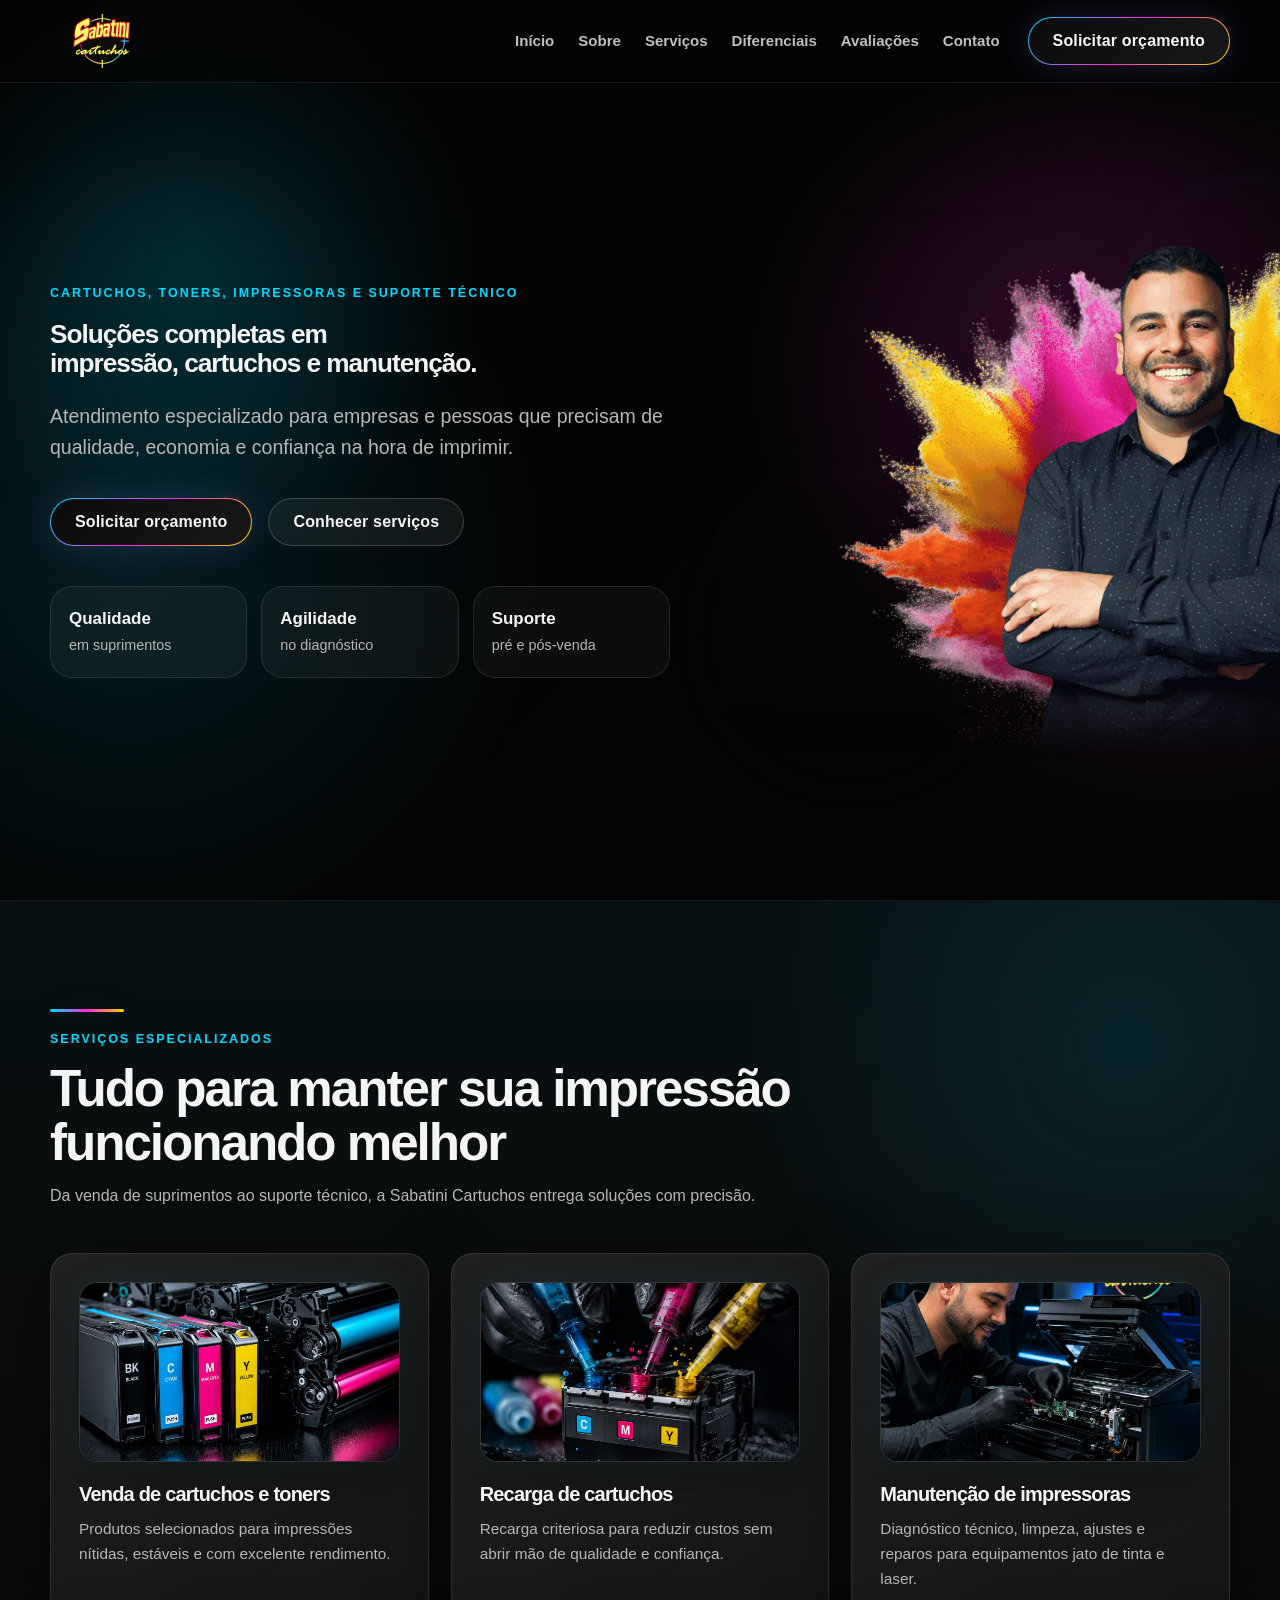
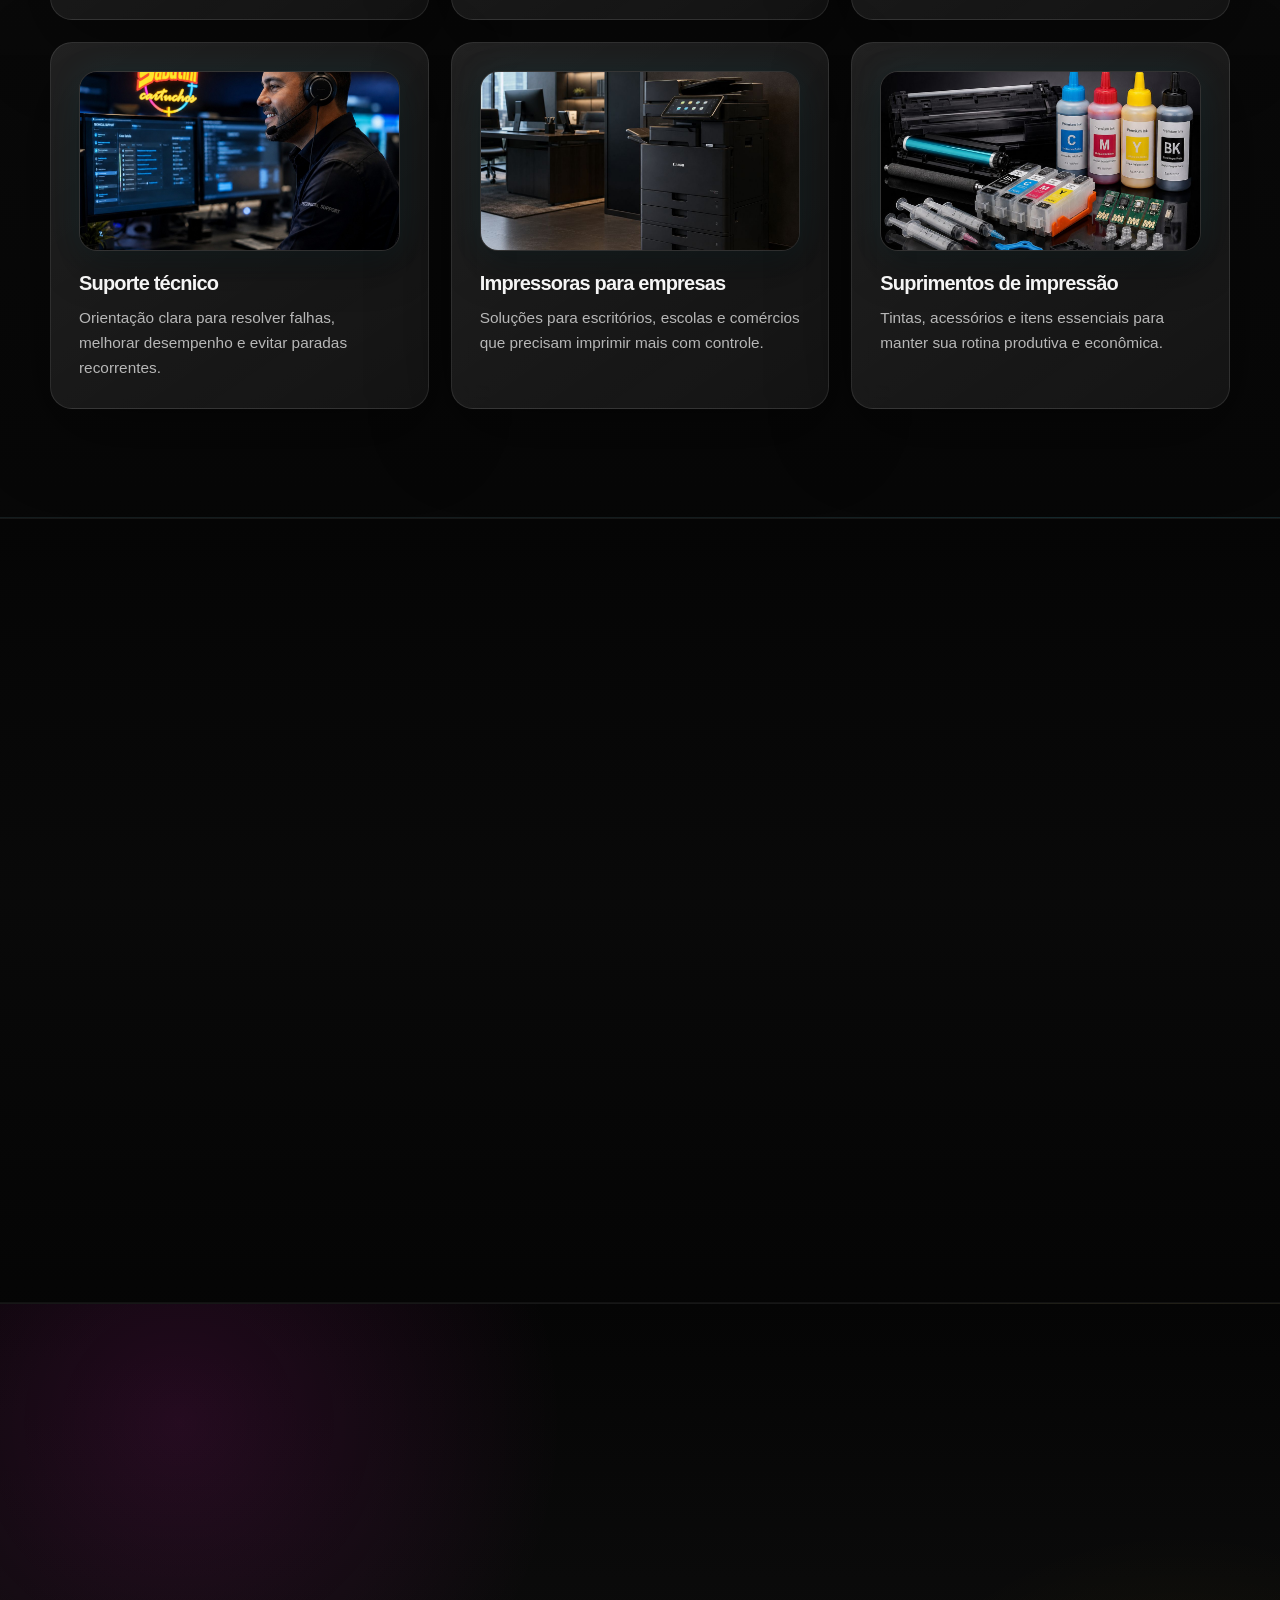
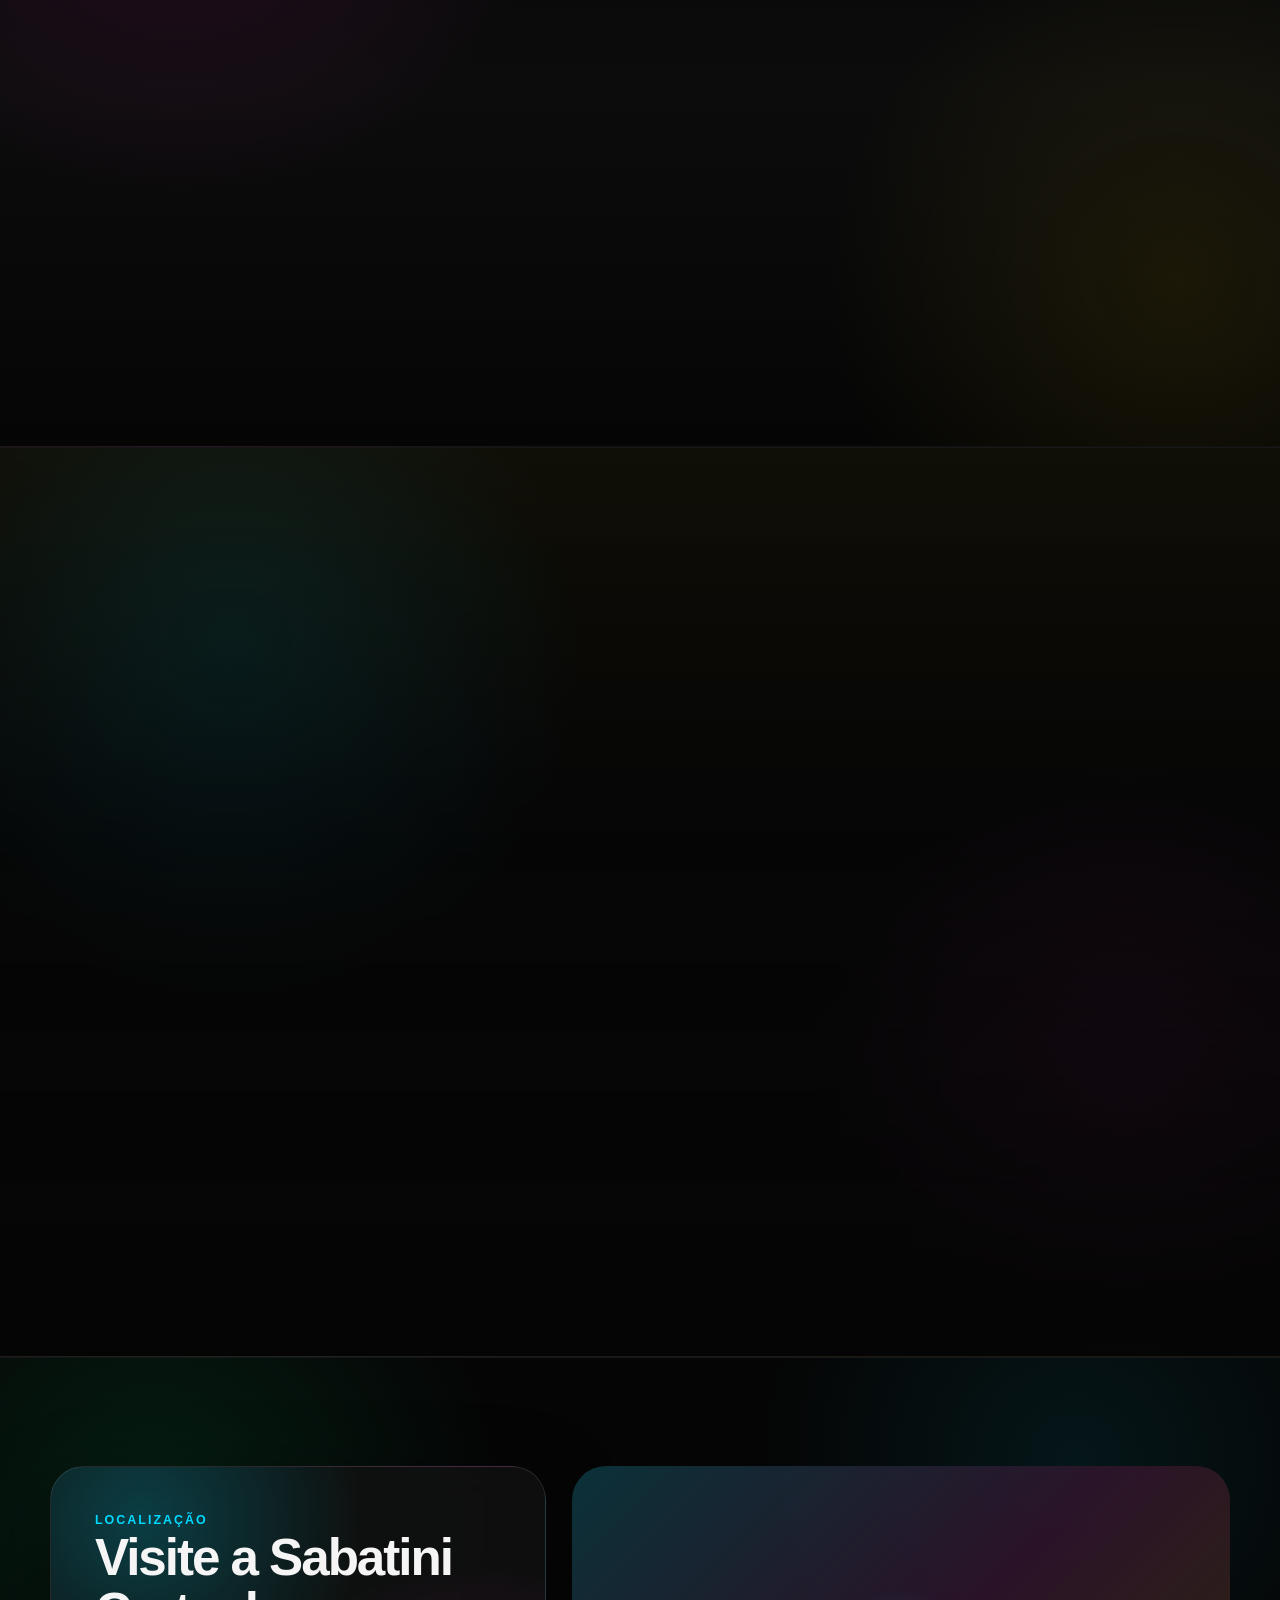
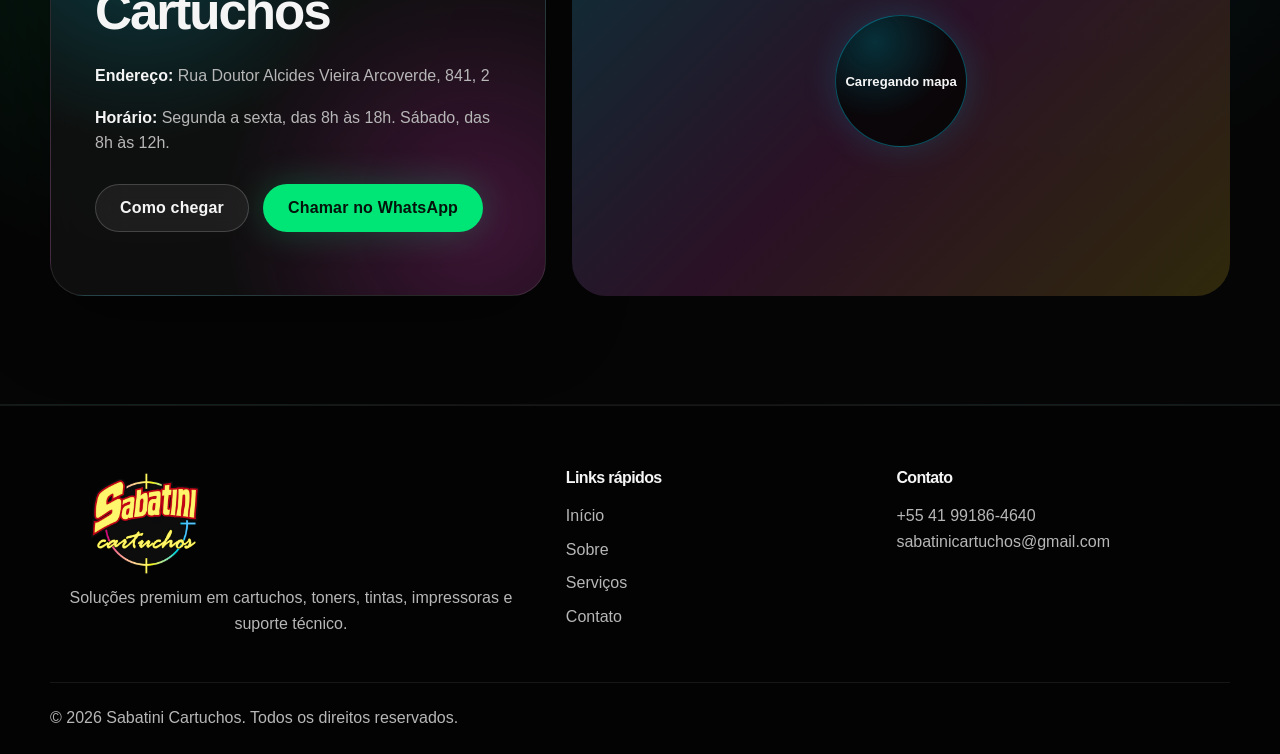
<file: index.html>
<!DOCTYPE html>
<html lang="pt-BR">
  <head>
    <meta charset="UTF-8" />
    <meta name="viewport" content="width=device-width, initial-scale=1.0" />
    <meta
      name="description"
      content="Solu&ccedil;&otilde;es completas em cartuchos, toners, tintas, impressoras, manuten&ccedil;&atilde;o e suporte t&eacute;cnico."
    />
    <title>Sabatini Cartuchos | Impress&atilde;o, cartuchos e manuten&ccedil;&atilde;o</title>
    <link rel="icon" type="image/png" href="./assets/images/Logo.png" />
    <link rel="stylesheet" href="./css/style.css" />
    <link rel="stylesheet" href="./css/responsive.css" />
    <script src="./js/main.js" defer></script>
  </head>
  <body>
    <header class="site-header" data-header>
      <nav class="navbar container" aria-label="Navega&ccedil;&atilde;o principal">
        <a class="brand" href="./index.html" aria-label="Sabatini Cartuchos - in&iacute;cio">
          <img src="./assets/images/Logo.png" alt="Sabatini Cartuchos" />
        </a>

        <button class="menu-toggle" type="button" aria-label="Abrir menu" aria-expanded="false" data-menu-toggle>
          <span></span>
          <span></span>
          <span></span>
        </button>

        <div class="nav-panel" data-nav-panel>
          <ul class="nav-links">
            <li><a href="#inicio">In&iacute;cio</a></li>
            <li><a href="./pages/sobre.html">Sobre</a></li>
            <li><a href="./pages/servicos.html">Servi&ccedil;os</a></li>
            <li><a href="#diferenciais">Diferenciais</a></li>
            <li><a href="#avaliacoes">Avalia&ccedil;&otilde;es</a></li>
            <li><a href="./pages/contato.html">Contato</a></li>
          </ul>
          <a class="btn btn-primary nav-cta" href="https://wa.me/5541991864640?text=Ol%C3%A1%2C%20vim%20do%20site%20e%20gostaria%20de%20mais%20informa%C3%A7%C3%B5es" target="_blank" rel="noopener">Solicitar or&ccedil;amento</a>
        </div>
      </nav>
    </header>

    <main>
      <section class="hero section-glow" id="inicio" aria-labelledby="hero-title">
        <div class="container hero-grid">
          <div class="hero-content reveal">
            <p class="eyebrow">Cartuchos, toners, impressoras e suporte t&eacute;cnico</p>
            <h1 id="hero-title">
              <span class="hero-title-line1">Solu&ccedil;&otilde;es completas em</span><br class="hero-title-br" />
              <span class="hero-title-line2">impress&atilde;o, cartuchos e manuten&ccedil;&atilde;o.</span>
            </h1>
            <p class="hero-text">
              Atendimento especializado para empresas e pessoas que precisam de qualidade, economia e confian&ccedil;a na hora
              de imprimir.
            </p>
            <div class="hero-actions hero-actions-desktop">
              <a class="btn btn-primary" href="https://wa.me/5541991864640?text=Ol%C3%A1%2C%20vim%20do%20site%20e%20gostaria%20de%20mais%20informa%C3%A7%C3%B5es" target="_blank" rel="noopener">Solicitar or&ccedil;amento</a>
              <a class="btn btn-secondary" href="#servicos">Conhecer servi&ccedil;os</a>
            </div>
            <div class="hero-actions hero-actions-mobile" aria-label="A??es r?pidas">
              <a class="btn btn-primary btn-pulse" href="https://wa.me/5541991864640?text=Ol%C3%A1%2C%20vim%20do%20site%20e%20gostaria%20de%20mais%20informa%C3%A7%C3%B5es" target="_blank" rel="noopener">WhatsApp</a>
              <a
                class="btn btn-secondary"
                href="https://www.google.com/maps/search/?api=1&query=Rua%20Doutor%20Alcides%20Vieira%20Arcoverde%20841%202"
                target="_blank"
                rel="noopener"
              >
                Como chegar?
              </a>
            </div>
            <ul class="hero-stats" aria-label="Destaques da empresa">
              <li><strong>Qualidade</strong><span>em suprimentos</span></li>
              <li><strong>Agilidade</strong><span>no diagn&oacute;stico</span></li>
              <li><strong>Suporte</strong><span>pr&eacute; e p&oacute;s-venda</span></li>
            </ul>
          </div>

          <div class="hero-visual reveal" data-parallax>
            <div class="hero-orbit hero-orbit-one"></div>
            <div class="hero-orbit hero-orbit-two"></div>
            <img
              src="./assets/images/Rodrigo sabatini - CEO.png"
              alt="Rodrigo Sabatini, CEO da loja, com explos&atilde;o de tintas coloridas ao fundo"
            />
          </div>
        </div>
      </section>

      <section class="section services" id="servicos" aria-labelledby="services-title">
        <div class="container">
          <div class="section-heading reveal">
            <p class="eyebrow">Servi&ccedil;os especializados</p>
            <h2 id="services-title">Tudo para manter sua impress&atilde;o funcionando melhor</h2>
            <p>Da venda de suprimentos ao suporte t&eacute;cnico, a Sabatini Cartuchos entrega solu&ccedil;&otilde;es com precis&atilde;o.</p>
          </div>

          <div class="card-grid services-grid">
            <article class="service-card reveal">
              <img class="service-card-image" src="./assets/images/Venda de cartuchos .jpeg" alt="Venda de cartuchos e toners" />
              <h3>Venda de cartuchos e toners</h3>
              <p>Produtos selecionados para impress&otilde;es n&iacute;tidas, est&aacute;veis e com excelente rendimento.</p>
            </article>
            <article class="service-card reveal">
              <img class="service-card-image" src="./assets/images/recarga de cartuchos.jpeg" alt="Recarga de cartuchos" />
              <h3>Recarga de cartuchos</h3>
              <p>Recarga criteriosa para reduzir custos sem abrir m&atilde;o de qualidade e confian&ccedil;a.</p>
            </article>
            <article class="service-card reveal">
              <img class="service-card-image" src="./assets/images/manuten%C3%A7%C3%A3o%20de%20impressoras%20.jpeg" alt="Manuten&ccedil;&atilde;o de impressoras" />
              <h3>Manuten&ccedil;&atilde;o de impressoras</h3>
              <p>Diagn&oacute;stico t&eacute;cnico, limpeza, ajustes e reparos para equipamentos jato de tinta e laser.</p>
            </article>
            <article class="service-card reveal">
              <img class="service-card-image" src="./assets/images/Suporte.jpeg" alt="Suporte t&eacute;cnico" />
              <h3>Suporte t&eacute;cnico</h3>
              <p>Orienta&ccedil;&atilde;o clara para resolver falhas, melhorar desempenho e evitar paradas recorrentes.</p>
            </article>
            <article class="service-card reveal">
              <img class="service-card-image" src="./assets/images/Impressoras para impresas .jpeg" alt="Impressoras para empresas" />
              <h3>Impressoras para empresas</h3>
              <p>Solu&ccedil;&otilde;es para escrit&oacute;rios, escolas e com&eacute;rcios que precisam imprimir mais com controle.</p>
            </article>
            <article class="service-card reveal">
              <img class="service-card-image" src="./assets/images/Suprimentos.jpeg" alt="Suprimentos de impress&atilde;o" />
              <h3>Suprimentos de impress&atilde;o</h3>
              <p>Tintas, acess&oacute;rios e itens essenciais para manter sua rotina produtiva e econ&ocirc;mica.</p>
            </article>
          </div>
        </div>
      </section>

      <section class="section about-block" id="sobre" aria-labelledby="about-title">
        <div class="container split-layout">
          <div class="about-panel reveal">
            <p class="eyebrow">Institucional</p>
            <h2 id="about-title">Especialistas em solu&ccedil;&otilde;es de impress&atilde;o para diferentes rotinas</h2>
            <p>
              A Sabatini Cartuchos atua com foco em qualidade, orienta&ccedil;&atilde;o t&eacute;cnica e atendimento pr&oacute;ximo. A empresa
              atende clientes finais, escrit&oacute;rios, escolas, com&eacute;rcios e empresas que precisam de impress&atilde;o confi&aacute;vel no
              dia a dia.
            </p>
            <p>
              Cada atendimento busca entender a necessidade real do cliente, indicando o suprimento, a manuten&ccedil;&atilde;o ou a
              solu&ccedil;&atilde;o mais adequada para reduzir custos e manter os equipamentos em pleno funcionamento.
            </p>
            <a class="btn btn-secondary" href="./pages/sobre.html">Conhe&ccedil;a a empresa</a>
          </div>
          <aside class="trust-card reveal" aria-label="Resumo de confian&ccedil;a">
            <span>Atendimento t&eacute;cnico</span>
            <strong>Precis&atilde;o, economia e confian&ccedil;a em cada impress&atilde;o.</strong>
            <p>Diagn&oacute;stico respons&aacute;vel, produtos de qualidade e suporte para escolher melhor.</p>
          </aside>
        </div>
      </section>

      <section class="section differentials" id="diferenciais" aria-labelledby="differentials-title">
        <div class="container">
          <div class="section-heading reveal">
            <p class="eyebrow">Diferenciais</p>
            <h2 id="differentials-title">Por que escolher a Sabatini Cartuchos</h2>
          </div>
          <div class="card-grid">
            <article class="feature-card reveal">
              <h3>Atendimento especializado</h3>
            </article>
            <article class="feature-card reveal">
              <h3>Produtos de qualidade</h3>
            </article>
            <article class="feature-card reveal">
              <h3>Economia para empresas</h3>
            </article>
            <article class="feature-card reveal">
              <h3>Diagn&oacute;stico t&eacute;cnico</h3>
            </article>
            <article class="feature-card reveal">
              <h3>Agilidade no atendimento</h3>
            </article>
            <article class="feature-card reveal">
              <h3>Suporte p&oacute;s-venda</h3>
            </article>
          </div>
        </div>
      </section>

      <section class="section reviews" id="avaliacoes" aria-labelledby="reviews-title">
        <div class="container">
          <div class="section-heading reveal">
            <p class="eyebrow">Depoimentos</p>
            <h2 id="reviews-title">O que nossos clientes dizem</h2>
            <p>
              Quem j&aacute; passou pela loja destaca atendimento claro, prazo honesto e resultado que faz diferen&ccedil;a na rotina de
              impress&atilde;o.
            </p>
          </div>
          <div class="reviews-layout reveal">
            <div
              class="reviews-scroll"
              role="region"
              aria-label="Depoimentos de clientes (rolagem horizontal)"
              tabindex="0"
            >
              <article class="review-card">
                <header class="review-head">
                  <div class="review-avatar review-avatar--a" aria-hidden="true">D</div>
                  <div class="review-head-text">
                    <span class="review-name">Dhenison Rocha</span>
                    <p class="review-meta">h&aacute; 3 meses</p>
                  </div>
                </header>
                <p class="review-stars" aria-label="Avalia&ccedil;&atilde;o 5 de 5 estrelas">
                  <span aria-hidden="true">&#9733;&#9733;&#9733;&#9733;&#9733;</span>
                </p>
                <blockquote class="review-quote">
                  <p>
                    Super Top o Atendimento, r&aacute;pido e eficiente&hellip; O propriet&aacute;rio super gente boa&hellip; Recomendo totalmente
                  </p>
                </blockquote>
              </article>
              <article class="review-card">
                <header class="review-head">
                  <div class="review-avatar review-avatar--b" aria-hidden="true">M</div>
                  <div class="review-head-text">
                    <span class="review-name">Marcia Regina Morselli</span>
                    <p class="review-meta">h&aacute; 2 meses</p>
                  </div>
                </header>
                <p class="review-stars" aria-label="Avalia&ccedil;&atilde;o 5 de 5 estrelas">
                  <span aria-hidden="true">&#9733;&#9733;&#9733;&#9733;&#9733;</span>
                </p>
                <blockquote class="review-quote">
                  <p>
                    Excelente atendimento e confiabilidade. Sempre com solu&ccedil;&otilde;es prontas. Super recomendo.
                  </p>
                </blockquote>
              </article>
              <article class="review-card">
                <header class="review-head">
                  <div class="review-avatar review-avatar--c" aria-hidden="true">O</div>
                  <div class="review-head-text">
                    <span class="review-name">Osmar Klein</span>
                    <p class="review-meta">h&aacute; 7 meses</p>
                  </div>
                </header>
                <p class="review-stars" aria-label="Avalia&ccedil;&atilde;o 5 de 5 estrelas">
                  <span aria-hidden="true">&#9733;&#9733;&#9733;&#9733;&#9733;</span>
                </p>
                <blockquote class="review-quote">
                  <p>Excelente atendimento. Muito prestativo e eficiente</p>
                </blockquote>
              </article>
              <article class="review-card">
                <header class="review-head">
                  <div class="review-avatar review-avatar--d" aria-hidden="true">d</div>
                  <div class="review-head-text">
                    <span class="review-name">darlei lauer</span>
                    <p class="review-meta">h&aacute; 4 meses</p>
                  </div>
                </header>
                <p class="review-stars" aria-label="Avalia&ccedil;&atilde;o 5 de 5 estrelas">
                  <span aria-hidden="true">&#9733;&#9733;&#9733;&#9733;&#9733;</span>
                </p>
                <blockquote class="review-quote">
                  <p>
                    Fui atendido pelo propriet&aacute;rio Rodrigo. Or&ccedil;amento justo, trabalho r&aacute;pido e eficiente. Recomendo a todos!
                    Consertou minha impressora Epson L355.
                  </p>
                </blockquote>
              </article>
              <article class="review-card">
                <header class="review-head">
                  <div class="review-avatar review-avatar--e" aria-hidden="true">W</div>
                  <div class="review-head-text">
                    <span class="review-name">William Siqueira</span>
                    <p class="review-meta">h&aacute; 2 meses</p>
                  </div>
                </header>
                <p class="review-stars" aria-label="Avalia&ccedil;&atilde;o 5 de 5 estrelas">
                  <span aria-hidden="true">&#9733;&#9733;&#9733;&#9733;&#9733;</span>
                </p>
                <blockquote class="review-quote">
                  <p>Excelente atendimento. Recomendo. &#128079;</p>
                </blockquote>
              </article>
              <article class="review-card">
                <header class="review-head">
                  <div class="review-avatar review-avatar--f" aria-hidden="true">M</div>
                  <div class="review-head-text">
                    <span class="review-name">May Santos</span>
                    <p class="review-meta">h&aacute; 4 meses</p>
                  </div>
                </header>
                <p class="review-stars" aria-label="Avalia&ccedil;&atilde;o 5 de 5 estrelas">
                  <span aria-hidden="true">&#9733;&#9733;&#9733;&#9733;&#9733;</span>
                </p>
                <blockquote class="review-quote">
                  <p>
                    Excelente trabalho! Resolveu meu problema em poucas horas e devolveu a impressora impec&aacute;vel.
                  </p>
                </blockquote>
              </article>
            </div>
            <div class="reviews-google-stack">
              <a
                class="reviews-google-summary"
                href="https://www.google.com/maps/search/?api=1&amp;query=Sabatini%20Cartuchos%20Curitiba"
                target="_blank"
                rel="noopener noreferrer"
                aria-label="Ver mais de duzentas avalia&ccedil;&otilde;es no Google, nota m&eacute;dia 4,9"
              >
                <span class="reviews-google-score">4,9</span>
                <span class="reviews-google-stars" aria-hidden="true">&#9733;&#9733;&#9733;&#9733;&#9733;</span>
                <span class="reviews-google-suffix">+ 240 avalia&ccedil;&otilde;es no Google</span>
              </a>
              <p class="reviews-tenure-box">15 anos liderando o mercado</p>
            </div>
          </div>
        </div>
      </section>

      <section class="section contact" id="contato" aria-labelledby="contact-title">
        <div class="container contact-grid">
          <div class="contact-info reveal">
            <p class="eyebrow">Localiza&ccedil;&atilde;o</p>
            <h2 id="contact-title">Visite a Sabatini Cartuchos</h2>
            <ul class="contact-list">
              <li><strong>Endere&ccedil;o:</strong> Rua Doutor Alcides Vieira Arcoverde, 841, 2</li>
              <li><strong>Hor&aacute;rio:</strong> Segunda a sexta, das 8h &agrave;s 18h. S&aacute;bado, das 8h &agrave;s 12h.</li>
            </ul>
            <div class="contact-actions">
              <a
                class="btn btn-secondary map-link"
                href="https://www.google.com/maps/search/?api=1&query=Rua%20Doutor%20Alcides%20Vieira%20Arcoverde%20841%202"
                target="_blank"
                rel="noopener"
              >
                Como chegar
              </a>
              <a class="btn btn-whatsapp" href="https://wa.me/5541991864640?text=Ol%C3%A1%2C%20vim%20do%20site%20e%20gostaria%20de%20mais%20informa%C3%A7%C3%B5es" target="_blank" rel="noopener">
                Chamar no WhatsApp
              </a>
            </div>
          </div>
          <div class="map-card reveal" aria-label="Mapa com o endere&ccedil;o da Sabatini Cartuchos">
            <div class="map-loader" data-map-loader>Carregando mapa</div>
            <iframe
              data-map-frame
              title="Mapa para Rua Doutor Alcides Vieira Arcoverde, 841, 2"
              src="https://www.google.com/maps?q=Rua%20Doutor%20Alcides%20Vieira%20Arcoverde%20841%202&output=embed"
              loading="lazy"
              referrerpolicy="no-referrer-when-downgrade"
              allowfullscreen
            ></iframe>
          </div>
        </div>
      </section>
    </main>

    <footer class="site-footer">
      <div class="container footer-grid">
        <div>
          <a class="footer-brand" href="./index.html">
            <img src="./assets/images/Logo.png" alt="Sabatini Cartuchos" />
          </a>
          <p>Solu&ccedil;&otilde;es premium em cartuchos, toners, tintas, impressoras e suporte t&eacute;cnico.</p>
        </div>
        <nav aria-label="Links r&aacute;pidos">
          <h3>Links r&aacute;pidos</h3>
          <a href="#inicio">In&iacute;cio</a>
          <a href="./pages/sobre.html">Sobre</a>
          <a href="./pages/servicos.html">Servi&ccedil;os</a>
          <a href="./pages/contato.html">Contato</a>
        </nav>
        <div>
          <h3>Contato</h3>
          <p>+55 41 99186-4640</p>
          <p>sabatinicartuchos@gmail.com</p>
        </div>
      </div>
      <div class="footer-bottom container">
        <p>&copy; <span data-current-year></span> Sabatini Cartuchos. Todos os direitos reservados.</p>
      </div>
    </footer>

  </body>
</html>
</file>
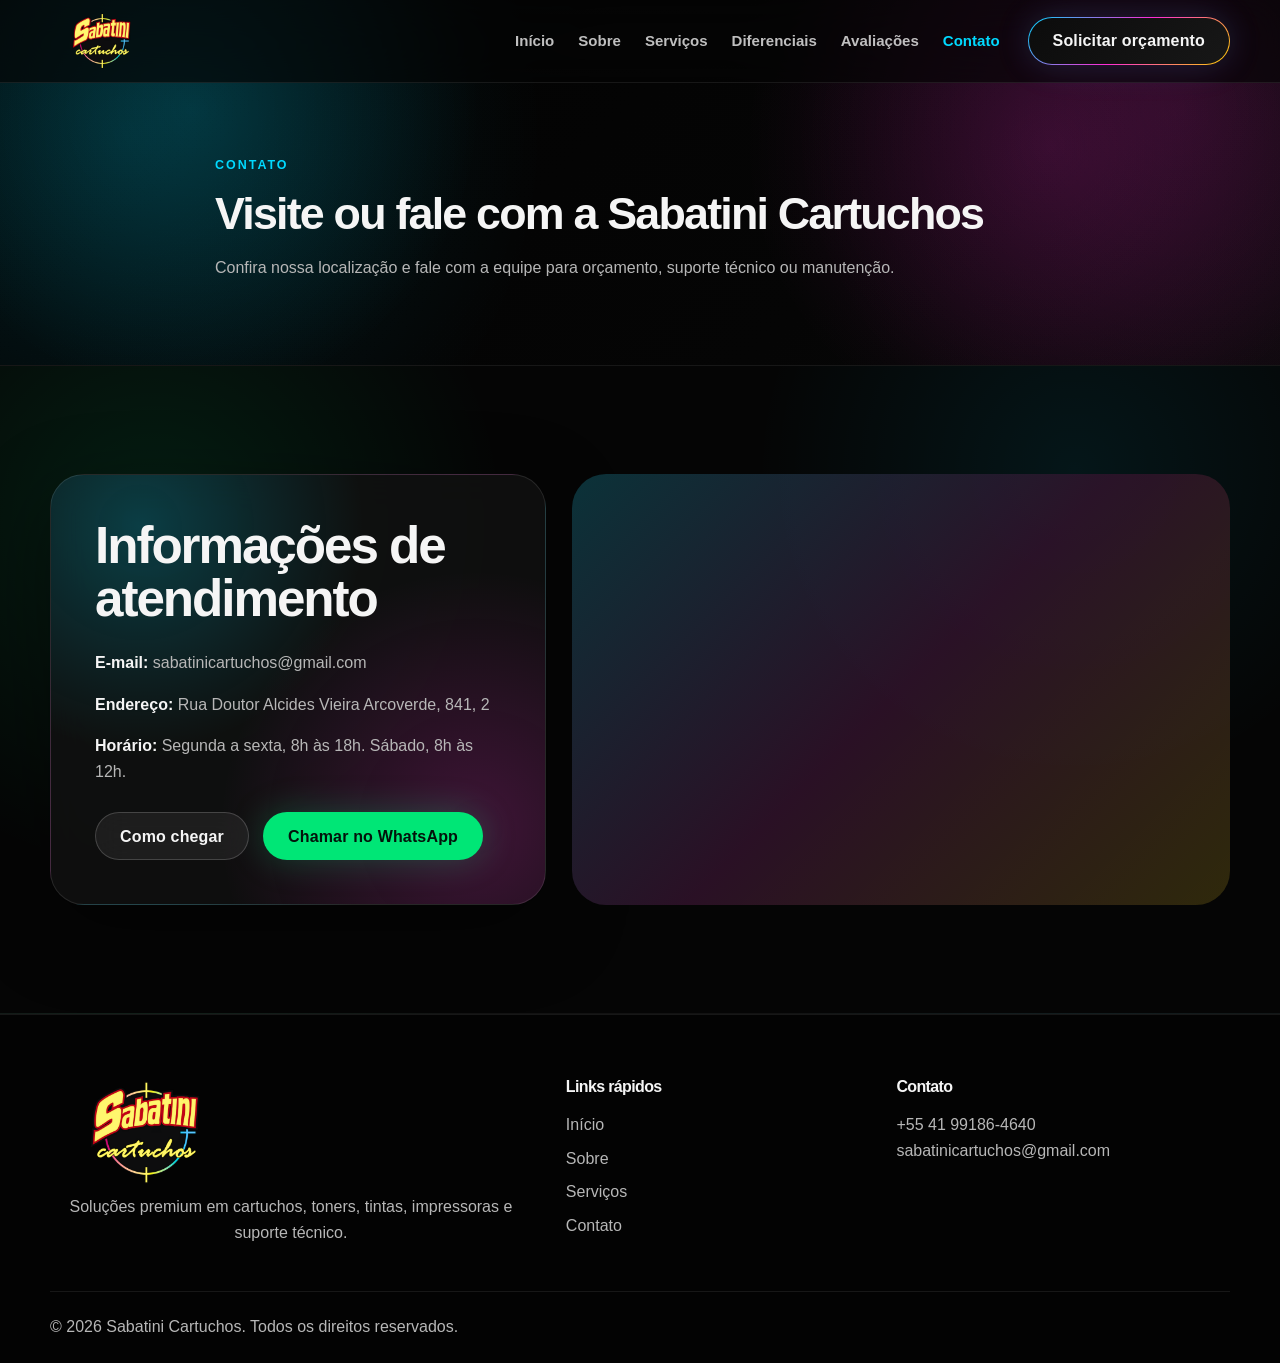
<file: pages/contato.html>
<!DOCTYPE html>
<html lang="pt-BR">
  <head>
    <meta charset="UTF-8" />
    <meta name="viewport" content="width=device-width, initial-scale=1.0" />
    <meta name="description" content="Entre em contato com a Sabatini Cartuchos para orçamento e suporte técnico." />
    <title>Contato | Sabatini Cartuchos</title>
    <link rel="icon" type="image/png" href="../assets/images/Logo.png" />
    <link rel="stylesheet" href="../css/style.css" />
    <link rel="stylesheet" href="../css/responsive.css" />
    <script src="../js/main.js" defer></script>
  </head>
  <body>
    <header class="site-header" data-header>
      <nav class="navbar container" aria-label="Navegação principal">
        <a class="brand" href="../index.html" aria-label="Sabatini Cartuchos - início">
          <img src="../assets/images/Logo.png" alt="Sabatini Cartuchos" />
        </a>
        <button class="menu-toggle" type="button" aria-label="Abrir menu" aria-expanded="false" data-menu-toggle>
          <span></span><span></span><span></span>
        </button>
        <div class="nav-panel" data-nav-panel>
          <ul class="nav-links">
            <li><a href="../index.html#inicio">Início</a></li>
            <li><a href="./sobre.html">Sobre</a></li>
            <li><a href="./servicos.html">Serviços</a></li>
            <li><a href="../index.html#diferenciais">Diferenciais</a></li>
            <li><a href="../index.html#avaliacoes">Avaliações</a></li>
            <li><a href="./contato.html" aria-current="page">Contato</a></li>
          </ul>
          <a class="btn btn-primary nav-cta" href="https://wa.me/5541991864640?text=Ol%C3%A1%2C%20vim%20do%20site%20e%20gostaria%20de%20mais%20informa%C3%A7%C3%B5es" target="_blank" rel="noopener">Solicitar orçamento</a>
        </div>
      </nav>
    </header>

    <main>
      <section class="page-hero section-glow">
        <div class="container narrow reveal">
          <p class="eyebrow">Contato</p>
          <h1>Visite ou fale com a Sabatini Cartuchos</h1>
          <p>Confira nossa localização e fale com a equipe para orçamento, suporte técnico ou manutenção.</p>
        </div>
      </section>

      <section class="section contact">
        <div class="container contact-grid">
          <div class="contact-info reveal">
            <h2>Informações de atendimento</h2>
            <ul class="contact-list">
              <li><strong>E-mail:</strong> sabatinicartuchos@gmail.com</li>
              <li><strong>Endereço:</strong> Rua Doutor Alcides Vieira Arcoverde, 841, 2</li>
              <li><strong>Horário:</strong> Segunda a sexta, 8h às 18h. Sábado, 8h às 12h.</li>
            </ul>
            <div class="contact-actions">
              <a
                class="btn btn-secondary map-link"
                href="https://www.google.com/maps/search/?api=1&query=Rua%20Doutor%20Alcides%20Vieira%20Arcoverde%20841%202"
                target="_blank"
                rel="noopener"
              >
                Como chegar
              </a>
              <a class="btn btn-whatsapp" href="https://wa.me/5541991864640?text=Ol%C3%A1%2C%20vim%20do%20site%20e%20gostaria%20de%20mais%20informa%C3%A7%C3%B5es" target="_blank" rel="noopener">
                Chamar no WhatsApp
              </a>
            </div>
          </div>
          <div class="map-card reveal" aria-label="Mapa com o endereço da Sabatini Cartuchos">
            <div class="map-loader" data-map-loader>Carregando mapa</div>
            <iframe
              data-map-frame
              title="Mapa para Rua Doutor Alcides Vieira Arcoverde, 841, 2"
              src="https://www.google.com/maps?q=Rua%20Doutor%20Alcides%20Vieira%20Arcoverde%20841%202&output=embed"
              loading="lazy"
              referrerpolicy="no-referrer-when-downgrade"
              allowfullscreen
            ></iframe>
          </div>
        </div>
      </section>
    </main>

    <footer class="site-footer">
      <div class="container footer-grid">
        <div>
          <a class="footer-brand" href="../index.html">
            <img src="../assets/images/Logo.png" alt="Sabatini Cartuchos" />
          </a>
          <p>Soluções premium em cartuchos, toners, tintas, impressoras e suporte técnico.</p>
        </div>
        <nav aria-label="Links rápidos">
          <h3>Links rápidos</h3>
          <a href="../index.html#inicio">Início</a>
          <a href="./sobre.html">Sobre</a>
          <a href="./servicos.html">Serviços</a>
          <a href="./contato.html">Contato</a>
        </nav>
        <div>
          <h3>Contato</h3>
          <p>+55 41 99186-4640</p>
          <p>sabatinicartuchos@gmail.com</p>
        </div>
      </div>
      <div class="footer-bottom container">
        <p>&copy; <span data-current-year></span> Sabatini Cartuchos. Todos os direitos reservados.</p>
      </div>
    </footer>

  </body>
</html>
</file>
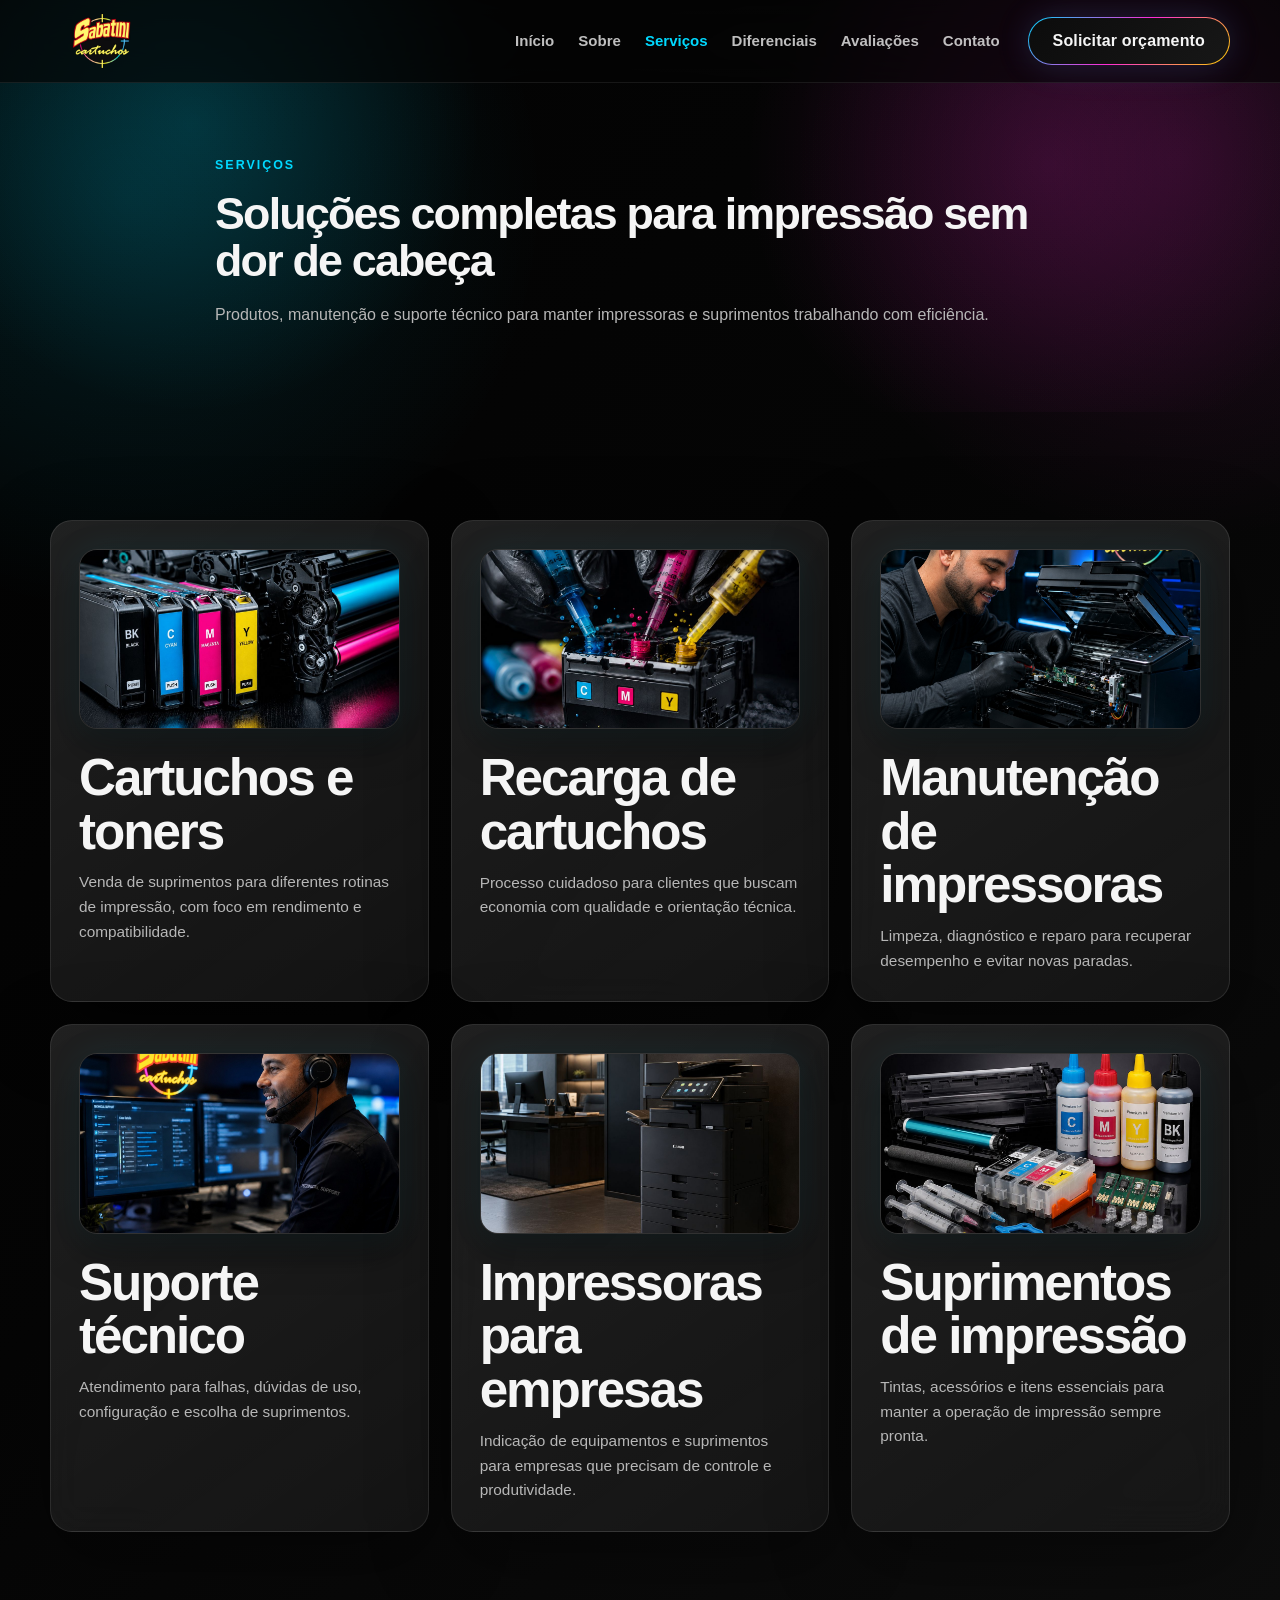
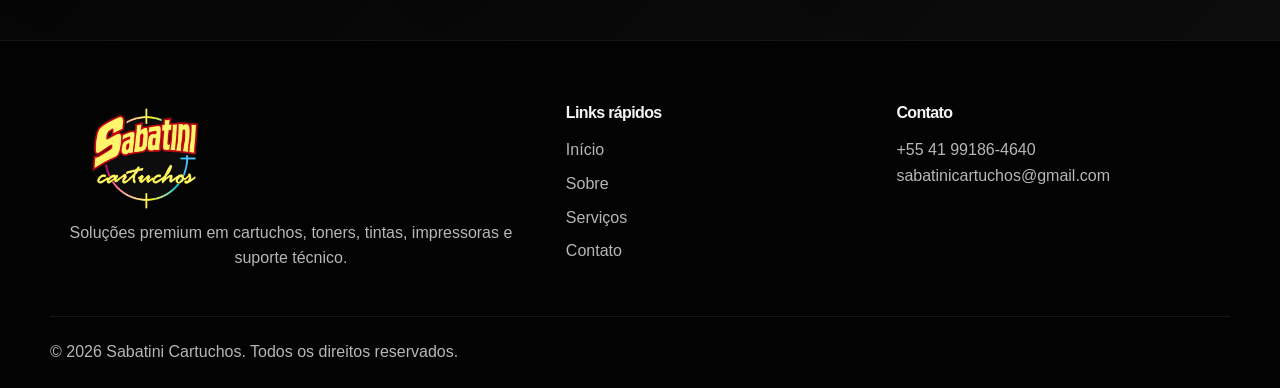
<file: pages/servicos.html>
<!DOCTYPE html>
<html lang="pt-BR">
  <head>
    <meta charset="UTF-8" />
    <meta name="viewport" content="width=device-width, initial-scale=1.0" />
    <meta
      name="description"
      content="Serviços de venda de cartuchos e toners, recarga, manutenção de impressoras e suporte técnico."
    />
    <title>Serviços | Sabatini Cartuchos</title>
    <link rel="icon" type="image/png" href="../assets/images/Logo.png" />
    <link rel="stylesheet" href="../css/style.css" />
    <link rel="stylesheet" href="../css/responsive.css" />
    <script src="../js/main.js" defer></script>
  </head>
  <body>
    <header class="site-header" data-header>
      <nav class="navbar container" aria-label="Navegação principal">
        <a class="brand" href="../index.html" aria-label="Sabatini Cartuchos - início">
          <img src="../assets/images/Logo.png" alt="Sabatini Cartuchos" />
        </a>
        <button class="menu-toggle" type="button" aria-label="Abrir menu" aria-expanded="false" data-menu-toggle>
          <span></span><span></span><span></span>
        </button>
        <div class="nav-panel" data-nav-panel>
          <ul class="nav-links">
            <li><a href="../index.html#inicio">Início</a></li>
            <li><a href="./sobre.html">Sobre</a></li>
            <li><a href="./servicos.html" aria-current="page">Serviços</a></li>
            <li><a href="../index.html#diferenciais">Diferenciais</a></li>
            <li><a href="../index.html#avaliacoes">Avaliações</a></li>
            <li><a href="./contato.html">Contato</a></li>
          </ul>
          <a class="btn btn-primary nav-cta" href="https://wa.me/5541991864640?text=Ol%C3%A1%2C%20vim%20do%20site%20e%20gostaria%20de%20mais%20informa%C3%A7%C3%B5es" target="_blank" rel="noopener">Solicitar orçamento</a>
        </div>
      </nav>
    </header>

    <main>
      <section class="page-hero section-glow">
        <div class="container narrow reveal">
          <p class="eyebrow">Serviços</p>
          <h1>Soluções completas para impressão sem dor de cabeça</h1>
          <p>Produtos, manutenção e suporte técnico para manter impressoras e suprimentos trabalhando com eficiência.</p>
        </div>
      </section>

      <section class="section">
        <div class="container card-grid services-grid">
          <article class="service-card reveal">
            <img class="service-card-image" src="../assets/images/Venda de cartuchos .jpeg" alt="Cartuchos e toners" />
            <h2>Cartuchos e toners</h2>
            <p>Venda de suprimentos para diferentes rotinas de impressão, com foco em rendimento e compatibilidade.</p>
          </article>
          <article class="service-card reveal">
            <img class="service-card-image" src="../assets/images/recarga de cartuchos.jpeg" alt="Recarga de cartuchos" />
            <h2>Recarga de cartuchos</h2>
            <p>Processo cuidadoso para clientes que buscam economia com qualidade e orientação técnica.</p>
          </article>
          <article class="service-card reveal">
            <img class="service-card-image" src="../assets/images/manutenção de impressoras .jpeg" alt="Manutenção de impressoras" />
            <h2>Manutenção de impressoras</h2>
            <p>Limpeza, diagnóstico e reparo para recuperar desempenho e evitar novas paradas.</p>
          </article>
          <article class="service-card reveal">
            <img class="service-card-image" src="../assets/images/Suporte.jpeg" alt="Suporte técnico" />
            <h2>Suporte técnico</h2>
            <p>Atendimento para falhas, dúvidas de uso, configuração e escolha de suprimentos.</p>
          </article>
          <article class="service-card reveal">
            <img class="service-card-image" src="../assets/images/Impressoras para impresas .jpeg" alt="Impressoras para empresas" />
            <h2>Impressoras para empresas</h2>
            <p>Indicação de equipamentos e suprimentos para empresas que precisam de controle e produtividade.</p>
          </article>
          <article class="service-card reveal">
            <img class="service-card-image" src="../assets/images/Suprimentos.jpeg" alt="Suprimentos de impressão" />
            <h2>Suprimentos de impressão</h2>
            <p>Tintas, acessórios e itens essenciais para manter a operação de impressão sempre pronta.</p>
          </article>
        </div>
      </section>
    </main>

    <footer class="site-footer">
      <div class="container footer-grid">
        <div>
          <a class="footer-brand" href="../index.html">
            <img src="../assets/images/Logo.png" alt="Sabatini Cartuchos" />
          </a>
          <p>Soluções premium em cartuchos, toners, tintas, impressoras e suporte técnico.</p>
        </div>
        <nav aria-label="Links rápidos">
          <h3>Links rápidos</h3>
          <a href="../index.html#inicio">Início</a>
          <a href="./sobre.html">Sobre</a>
          <a href="./servicos.html">Serviços</a>
          <a href="./contato.html">Contato</a>
        </nav>
        <div>
          <h3>Contato</h3>
          <p>+55 41 99186-4640</p>
          <p>sabatinicartuchos@gmail.com</p>
        </div>
      </div>
      <div class="footer-bottom container">
        <p>&copy; <span data-current-year></span> Sabatini Cartuchos. Todos os direitos reservados.</p>
      </div>
    </footer>

  </body>
</html>
</file>
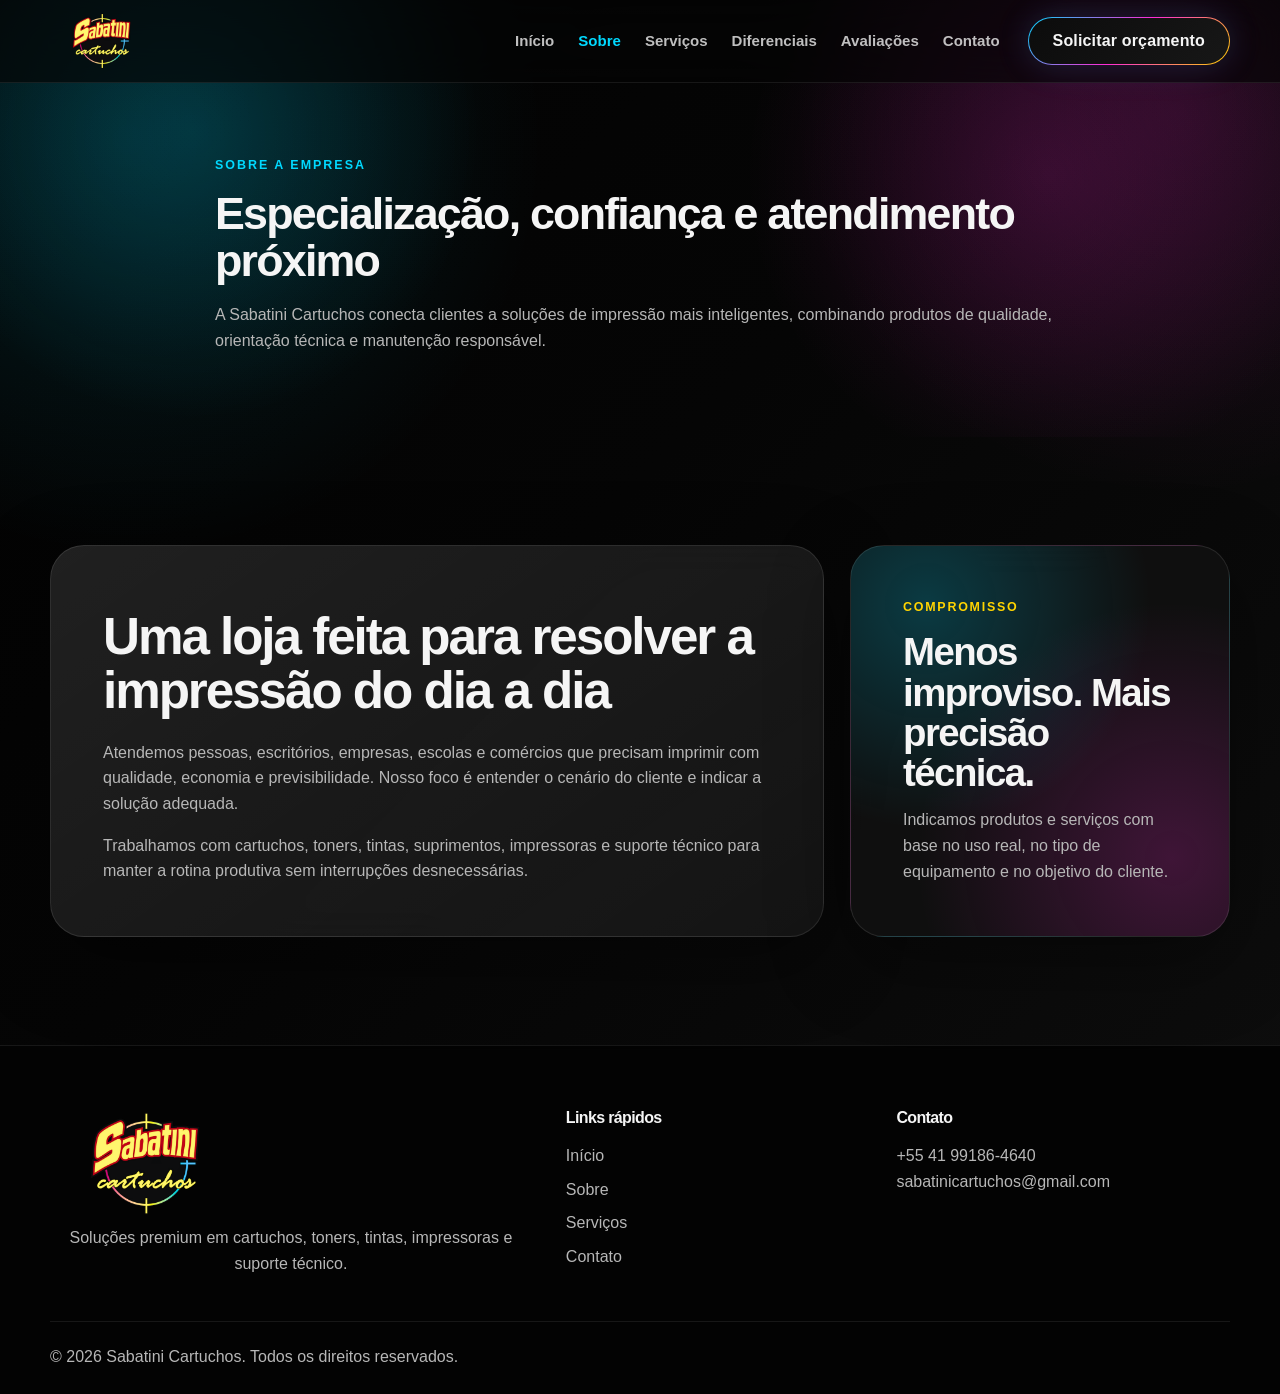
<file: pages/sobre.html>
<!DOCTYPE html>
<html lang="pt-BR">
  <head>
    <meta charset="UTF-8" />
    <meta name="viewport" content="width=device-width, initial-scale=1.0" />
    <meta
      name="description"
      content="Conheça a Sabatini Cartuchos, loja especializada em cartuchos, toners, tintas, impressoras e manutenção."
    />
    <title>Sobre | Sabatini Cartuchos</title>
    <link rel="icon" type="image/png" href="../assets/images/Logo.png" />
    <link rel="stylesheet" href="../css/style.css" />
    <link rel="stylesheet" href="../css/responsive.css" />
    <script src="../js/main.js" defer></script>
  </head>
  <body>
    <header class="site-header" data-header>
      <nav class="navbar container" aria-label="Navegação principal">
        <a class="brand" href="../index.html" aria-label="Sabatini Cartuchos - início">
          <img src="../assets/images/Logo.png" alt="Sabatini Cartuchos" />
        </a>
        <button class="menu-toggle" type="button" aria-label="Abrir menu" aria-expanded="false" data-menu-toggle>
          <span></span><span></span><span></span>
        </button>
        <div class="nav-panel" data-nav-panel>
          <ul class="nav-links">
            <li><a href="../index.html#inicio">Início</a></li>
            <li><a href="./sobre.html" aria-current="page">Sobre</a></li>
            <li><a href="./servicos.html">Serviços</a></li>
            <li><a href="../index.html#diferenciais">Diferenciais</a></li>
            <li><a href="../index.html#avaliacoes">Avaliações</a></li>
            <li><a href="./contato.html">Contato</a></li>
          </ul>
          <a class="btn btn-primary nav-cta" href="https://wa.me/5541991864640?text=Ol%C3%A1%2C%20vim%20do%20site%20e%20gostaria%20de%20mais%20informa%C3%A7%C3%B5es" target="_blank" rel="noopener">Solicitar orçamento</a>
        </div>
      </nav>
    </header>

    <main>
      <section class="page-hero section-glow">
        <div class="container narrow reveal">
          <p class="eyebrow">Sobre a empresa</p>
          <h1>Especialização, confiança e atendimento próximo</h1>
          <p>
            A Sabatini Cartuchos conecta clientes a soluções de impressão mais inteligentes, combinando produtos de
            qualidade, orientação técnica e manutenção responsável.
          </p>
        </div>
      </section>

      <section class="section">
        <div class="container split-layout">
          <article class="about-panel reveal">
            <h2>Uma loja feita para resolver a impressão do dia a dia</h2>
            <p>
              Atendemos pessoas, escritórios, empresas, escolas e comércios que precisam imprimir com qualidade,
              economia e previsibilidade. Nosso foco é entender o cenário do cliente e indicar a solução adequada.
            </p>
            <p>
              Trabalhamos com cartuchos, toners, tintas, suprimentos, impressoras e suporte técnico para manter a rotina
              produtiva sem interrupções desnecessárias.
            </p>
          </article>
          <aside class="trust-card reveal">
            <span>Compromisso</span>
            <strong>Menos improviso. Mais precisão técnica.</strong>
            <p>Indicamos produtos e serviços com base no uso real, no tipo de equipamento e no objetivo do cliente.</p>
          </aside>
        </div>
      </section>
    </main>

    <footer class="site-footer">
      <div class="container footer-grid">
        <div>
          <a class="footer-brand" href="../index.html">
            <img src="../assets/images/Logo.png" alt="Sabatini Cartuchos" />
          </a>
          <p>Soluções premium em cartuchos, toners, tintas, impressoras e suporte técnico.</p>
        </div>
        <nav aria-label="Links rápidos">
          <h3>Links rápidos</h3>
          <a href="../index.html#inicio">Início</a>
          <a href="./sobre.html">Sobre</a>
          <a href="./servicos.html">Serviços</a>
          <a href="./contato.html">Contato</a>
        </nav>
        <div>
          <h3>Contato</h3>
          <p>+55 41 99186-4640</p>
          <p>sabatinicartuchos@gmail.com</p>
        </div>
      </div>
      <div class="footer-bottom container">
        <p>&copy; <span data-current-year></span> Sabatini Cartuchos. Todos os direitos reservados.</p>
      </div>
    </footer>

  </body>
</html>
</file>
<file: css/style.css>
/* ===============================
   Sabatini Cartuchos - Base visual
   =============================== */

:root {
  --color-black: #050505;
  --color-graphite: #111111;
  --color-dark: #1c1c1c;
  --color-soft-white: #f5f5f5;
  --color-muted: #b7b7b7;
  --color-cyan: #00d9ff;
  --color-magenta: #ff2bd6;
  --color-yellow: #ffd400;
  --color-red: #ff3131;
  --color-green: #00ff88;
  --color-blue: #2374ff;
  --color-google-lavender: #c4b5fd;
  --font-main: Arial, Helvetica, sans-serif;
  --container: 1180px;
  --radius-sm: 14px;
  --radius-md: 22px;
  --radius-lg: 34px;
  --shadow-soft: 0 24px 80px rgba(0, 0, 0, 0.42);
  --shadow-color: 0 0 45px rgba(0, 217, 255, 0.16), 0 0 65px rgba(255, 43, 214, 0.11);
  --transition: 220ms ease;
}

* {
  box-sizing: border-box;
  margin: 0;
  padding: 0;
}

html {
  width: 100%;
  max-width: 100%;
  scroll-behavior: smooth;
  scroll-padding-top: 92px;
  overflow-x: hidden;
}

body {
  width: 100%;
  max-width: 100%;
  min-height: 100vh;
  background:
    radial-gradient(circle at 10% 10%, rgba(0, 217, 255, 0.12), transparent 26rem),
    radial-gradient(circle at 92% 8%, rgba(255, 43, 214, 0.12), transparent 24rem),
    linear-gradient(135deg, #020202 0%, var(--color-black) 42%, #0f0f0f 100%);
  color: var(--color-soft-white);
  font-family: var(--font-main);
  line-height: 1.6;
  overflow-x: hidden;
}

main,
section,
footer {
  max-width: 100%;
}

body.menu-open {
  overflow: hidden;
}

img {
  display: block;
  max-width: 100%;
}

a {
  color: inherit;
  text-decoration: none;
}

ul {
  list-style: none;
}

button,
input,
textarea {
  font: inherit;
}

.container {
  width: min(100% - 40px, var(--container));
  margin: 0 auto;
}

.section {
  padding: 108px 0;
  position: relative;
}

.services,
.differentials,
.reviews,
.contact {
  overflow: hidden;
  border-top: 1px solid rgba(255, 255, 255, 0.07);
  border-bottom: 1px solid rgba(255, 255, 255, 0.05);
}

.services {
  background:
    linear-gradient(180deg, rgba(0, 217, 255, 0.045), rgba(255, 255, 255, 0.015) 42%, rgba(5, 5, 5, 0.18)),
    radial-gradient(circle at 88% 12%, rgba(0, 217, 255, 0.1), transparent 24rem),
    #070707;
}

.differentials {
  background:
    radial-gradient(circle at 14% 16%, rgba(255, 43, 214, 0.12), transparent 24rem),
    radial-gradient(circle at 92% 78%, rgba(255, 212, 0, 0.08), transparent 22rem),
    linear-gradient(180deg, #050505 0%, #0c0c0c 52%, #050505 100%);
}

.reviews {
  background:
    linear-gradient(180deg, rgba(255, 212, 0, 0.04), rgba(5, 5, 5, 0.2) 38%, rgba(5, 5, 5, 0.92)),
    radial-gradient(circle at 18% 22%, rgba(0, 217, 255, 0.1), transparent 22rem),
    radial-gradient(circle at 88% 70%, rgba(255, 43, 214, 0.09), transparent 20rem),
    #060606;
}

.contact {
  background:
    radial-gradient(circle at 12% 24%, rgba(0, 255, 136, 0.1), transparent 22rem),
    radial-gradient(circle at 84% 16%, rgba(0, 217, 255, 0.08), transparent 20rem),
    #050505;
}

.section-glow {
  position: relative;
  isolation: isolate;
}

.section-glow::before {
  content: "";
  position: absolute;
  inset: 0;
  z-index: -1;
  background:
    radial-gradient(circle at 15% 30%, rgba(0, 217, 255, 0.16), transparent 18rem),
    radial-gradient(circle at 82% 40%, rgba(255, 43, 214, 0.14), transparent 19rem);
  pointer-events: none;
}

.eyebrow {
  color: var(--color-cyan);
  font-size: 0.78rem;
  font-weight: 800;
  letter-spacing: 0.16em;
  text-transform: uppercase;
}

h1,
h2,
h3 {
  line-height: 1.05;
  letter-spacing: -0.04em;
}

h1 {
  font-size: clamp(2.15rem, 3.5vw, 3.25rem);
  max-width: 900px;
}

h2 {
  font-size: clamp(2rem, 4vw, 3.4rem);
}

h3 {
  font-size: 1.25rem;
}

p {
  color: var(--color-muted);
}

.btn {
  display: inline-flex;
  align-items: center;
  justify-content: center;
  min-height: 48px;
  border: 1px solid rgba(255, 255, 255, 0.1);
  border-radius: 999px;
  padding: 0 24px;
  color: var(--color-soft-white);
  font-weight: 800;
  letter-spacing: 0.01em;
  transition: transform var(--transition), border-color var(--transition), box-shadow var(--transition),
    background var(--transition);
}

.btn:hover,
.btn:focus-visible {
  transform: translateY(-2px);
}

.btn-primary {
  border-color: transparent;
  background:
    linear-gradient(135deg, #0c0c0c, #171717) padding-box,
    linear-gradient(135deg, var(--color-cyan), var(--color-magenta), var(--color-yellow)) border-box;
  color: var(--color-soft-white);
  box-shadow: 0 0 34px rgba(0, 217, 255, 0.12), 0 0 42px rgba(255, 43, 214, 0.1);
}

.btn-secondary {
  background: rgba(255, 255, 255, 0.06);
  border-color: rgba(255, 255, 255, 0.18);
  backdrop-filter: blur(16px);
}

.btn-secondary:hover,
.btn-secondary:focus-visible {
  border-color: rgba(0, 217, 255, 0.55);
  box-shadow: 0 0 30px rgba(0, 217, 255, 0.16);
}

.btn-whatsapp {
  background: #00e676;
  color: #03130b;
  border-color: transparent;
  box-shadow: 0 0 36px rgba(0, 255, 136, 0.22);
}

/* Header */
.site-header {
  position: fixed;
  top: 0;
  right: 0;
  left: 0;
  z-index: 100;
  border-bottom: 1px solid rgba(255, 255, 255, 0.08);
  background: rgba(5, 5, 5, 0.68);
  backdrop-filter: blur(20px);
  transition: background var(--transition), box-shadow var(--transition), border-color var(--transition);
}

.site-header.is-scrolled {
  background: rgba(5, 5, 5, 0.92);
  border-color: rgba(0, 217, 255, 0.18);
  box-shadow: 0 16px 60px rgba(0, 0, 0, 0.38);
}

.navbar {
  display: flex;
  align-items: center;
  justify-content: space-between;
  min-height: 82px;
  gap: 28px;
}

.brand img {
  width: auto;
  height: 58px;
  object-fit: contain;
}

.footer-brand img {
  width: 190px;
  height: auto;
}

.nav-panel {
  display: flex;
  align-items: center;
  gap: 28px;
}

.nav-links {
  display: flex;
  align-items: center;
  gap: 24px;
}

.nav-links a {
  color: rgba(245, 245, 245, 0.78);
  font-size: 0.94rem;
  font-weight: 700;
  transition: color var(--transition);
}

.nav-links a:hover,
.nav-links a:focus-visible,
.nav-links a[aria-current="page"] {
  color: var(--color-cyan);
}

.menu-toggle {
  display: none;
  width: 46px;
  height: 46px;
  border: 1px solid rgba(255, 255, 255, 0.12);
  border-radius: 14px;
  background: rgba(255, 255, 255, 0.05);
  cursor: pointer;
}

.menu-toggle span {
  display: block;
  width: 20px;
  height: 2px;
  margin: 5px auto;
  border-radius: 999px;
  background: var(--color-soft-white);
  transition: transform var(--transition), opacity var(--transition);
}

.menu-toggle.is-active span:nth-child(1) {
  transform: translateY(7px) rotate(45deg);
}

.menu-toggle.is-active span:nth-child(2) {
  opacity: 0;
}

.menu-toggle.is-active span:nth-child(3) {
  transform: translateY(-7px) rotate(-45deg);
}

/* Hero */
.hero {
  min-height: 100vh;
  padding: 152px 0 90px;
  display: flex;
  align-items: center;
}

.hero-grid {
  display: grid;
  grid-template-columns: minmax(620px, 1.02fr) minmax(420px, 0.98fr);
  align-items: center;
  gap: 46px;
}

.hero-content {
  position: relative;
  z-index: 2;
}

.hero-content h1 {
  max-width: 900px;
  margin-top: 16px;
  font-size: clamp(1.55rem, 2.35vw, 2.45rem);
  line-height: 1.08;
}

.hero-content h1 .hero-title-br {
  display: block;
}

@media (min-width: 901px) {
  .hero-content h1 .hero-title-line2 {
    white-space: nowrap;
  }
}

@media (min-width: 1081px) {
  .hero-content h1 {
    font-size: clamp(1.52rem, 2.05vw, 2.18rem);
  }
}

.hero-text {
  max-width: 680px;
  margin: 24px 0 0;
  font-size: clamp(1rem, 2vw, 1.22rem);
}

.hero-actions {
  display: flex;
  flex-wrap: wrap;
  gap: 16px;
  margin-top: 34px;
}

.hero-actions-mobile {
  display: none;
}

.hero-stats {
  display: grid;
  grid-template-columns: repeat(3, minmax(0, 1fr));
  gap: 14px;
  margin-top: 40px;
  max-width: 720px;
}

.hero-stats li {
  min-height: 92px;
  border: 1px solid rgba(255, 255, 255, 0.1);
  border-radius: var(--radius-md);
  padding: 18px;
  background: rgba(255, 255, 255, 0.045);
  backdrop-filter: blur(18px);
}

.hero-stats strong {
  display: block;
  color: var(--color-soft-white);
  font-size: 1.06rem;
}

.hero-stats span {
  color: var(--color-muted);
  font-size: 0.9rem;
}

.hero-visual {
  position: relative;
}

.hero-visual img {
  position: relative;
  z-index: 2;
  width: min(112%, 840px);
  padding-top: 10px;
  margin-left: auto;
  border-radius: var(--radius-lg);
  filter: drop-shadow(0 34px 90px rgba(0, 0, 0, 0.55));
  mask-image: linear-gradient(to bottom, transparent 0%, #000 4%, #000 78%, rgba(0, 0, 0, 0.72) 88%, transparent 100%);
  -webkit-mask-image: linear-gradient(to bottom, transparent 0%, #000 4%, #000 78%, rgba(0, 0, 0, 0.72) 88%, transparent 100%);
}

.hero-orbit {
  position: absolute;
  border-radius: 999px;
  filter: blur(10px);
  opacity: 0.62;
}

.hero-orbit-one {
  width: 240px;
  height: 240px;
  right: -32px;
  top: -30px;
  border: 2px solid rgba(0, 217, 255, 0.35);
}

.hero-orbit-two {
  width: 320px;
  height: 320px;
  left: -24px;
  bottom: -38px;
  border: 2px solid rgba(255, 43, 214, 0.28);
}

@media (min-width: 1081px) {
  .hero-visual {
    margin-right: -120px;
  }

  .hero-visual img {
    width: min(154%, 980px);
    max-width: none;
  }
}

/* Seções e cards */
.section-heading {
  max-width: 760px;
  margin-bottom: 44px;
}

.services .section-heading,
.differentials .section-heading,
.reviews .section-heading {
  position: relative;
}

.services .section-heading::before,
.differentials .section-heading::before,
.reviews .section-heading::before {
  content: "";
  display: block;
  width: 74px;
  height: 3px;
  margin-bottom: 18px;
  border-radius: 999px;
  background: linear-gradient(90deg, var(--color-cyan), var(--color-magenta), var(--color-yellow));
  box-shadow: 0 0 24px rgba(0, 217, 255, 0.18);
}

.section-heading h2 {
  margin: 12px 0 14px;
}

.card-grid {
  display: grid;
  grid-template-columns: repeat(3, minmax(0, 1fr));
  gap: 22px;
}

.service-card,
.feature-card,
.review-card,
.trust-card,
.about-panel,
.contact-form,
.contact-info {
  border: 1px solid rgba(255, 255, 255, 0.1);
  background:
    linear-gradient(145deg, rgba(255, 255, 255, 0.08), rgba(255, 255, 255, 0.025)),
    rgba(17, 17, 17, 0.82);
  box-shadow: var(--shadow-soft);
  backdrop-filter: blur(18px);
}

.service-card,
.feature-card,
.review-card {
  min-height: 250px;
  border-radius: var(--radius-md);
  padding: 28px;
  transition: transform var(--transition), border-color var(--transition), box-shadow var(--transition);
}

.service-card:hover,
.feature-card:hover,
.review-card:hover {
  transform: translateY(-8px);
  border-color: rgba(0, 217, 255, 0.28);
  box-shadow: var(--shadow-soft), var(--shadow-color);
}

.service-card h3,
.service-card h2,
.feature-card h3 {
  margin: 22px 0 12px;
}

.service-card p,
.feature-card p {
  font-size: 0.96rem;
}

.feature-card {
  min-height: 150px;
  display: flex;
  align-items: center;
}

.review-card {
  display: flex;
  flex-direction: column;
  min-height: auto;
  gap: 12px;
}

.reviews-layout {
  display: flex;
  flex-direction: column;
  align-items: stretch;
  gap: 26px;
  margin-top: 8px;
  width: 100%;
}

.reviews-scroll {
  display: flex;
  gap: 18px;
  overflow-x: auto;
  overflow-y: hidden;
  scroll-snap-type: x mandatory;
  scroll-padding-inline: 8px;
  width: 100%;
  padding: 20px 18px 22px;
  border-radius: var(--radius-lg);
  border: 1px solid rgba(255, 255, 255, 0.1);
  background:
    linear-gradient(145deg, rgba(255, 255, 255, 0.06), rgba(255, 255, 255, 0.02)),
    rgba(12, 12, 12, 0.55);
  box-shadow: var(--shadow-soft);
  backdrop-filter: blur(18px);
  scrollbar-color: rgba(255, 255, 255, 0.22) rgba(255, 255, 255, 0.06);
  scrollbar-width: thin;
}

.reviews-scroll:focus-visible {
  outline: 2px solid rgba(255, 255, 255, 0.2);
  outline-offset: 2px;
  border-radius: var(--radius-lg);
}

.reviews-scroll::-webkit-scrollbar {
  height: 7px;
}

.reviews-scroll::-webkit-scrollbar-track {
  background: rgba(255, 255, 255, 0.06);
  border-radius: 999px;
}

.reviews-scroll::-webkit-scrollbar-thumb {
  background: rgba(255, 255, 255, 0.22);
  border-radius: 999px;
}

.reviews-scroll .review-card {
  flex: 0 0 min(300px, calc(100vw - 96px));
  max-width: 320px;
  scroll-snap-align: start;
  min-height: 220px;
}

.review-head {
  display: flex;
  align-items: flex-start;
  gap: 12px;
}

.review-avatar {
  flex-shrink: 0;
  width: 44px;
  height: 44px;
  border-radius: 50%;
  display: grid;
  place-items: center;
  font-size: 1rem;
  font-weight: 800;
  color: #0a0a0a;
  border: 1px solid rgba(255, 255, 255, 0.12);
  box-shadow: 0 6px 18px rgba(0, 0, 0, 0.35);
}

.review-avatar--a {
  background: linear-gradient(145deg, #5eb8ff, #2374ff);
}

.review-avatar--b {
  background: linear-gradient(145deg, #ff7eb3, #ff2bd6);
}

.review-avatar--c {
  background: linear-gradient(145deg, #9ae6b4, #00c853);
}

.review-avatar--d {
  background: linear-gradient(145deg, #90cdf4, #3182ce);
}

.review-avatar--e {
  background: linear-gradient(145deg, #cbd5e1, #64748b);
}

.review-avatar--f {
  background: linear-gradient(145deg, #fcd34d, #f59e0b);
}

.review-head-text {
  min-width: 0;
}

.review-name {
  display: block;
  font-style: normal;
  font-weight: 800;
  font-size: 0.95rem;
  color: var(--color-soft-white);
  letter-spacing: -0.02em;
  line-height: 1.25;
}

.review-meta {
  margin: 6px 0 0;
  font-size: 0.78rem;
  font-weight: 600;
  color: rgba(183, 183, 183, 0.88);
  line-height: 1.35;
}

.review-stars {
  margin: 0;
  font-size: 1.02rem;
  letter-spacing: 0.14em;
  line-height: 1;
  color: var(--color-yellow);
  text-shadow: 0 0 18px rgba(255, 212, 0, 0.35);
}

.review-quote {
  margin: 0;
  flex: 1;
}

.review-quote p {
  margin: 0;
  font-size: 0.98rem;
  line-height: 1.58;
  color: rgba(232, 232, 232, 0.78);
}

.reviews-google-stack {
  display: grid;
  grid-template-columns: minmax(0, 1fr);
  gap: 14px;
  align-self: center;
  width: min(max-content, 100%);
  justify-items: stretch;
}

.reviews-google-summary {
  display: flex;
  flex-wrap: wrap;
  align-items: center;
  justify-content: center;
  gap: 10px 14px;
  width: 100%;
  box-sizing: border-box;
  padding: 18px 26px;
  border-radius: var(--radius-md);
  border: 1px solid rgba(255, 255, 255, 0.1);
  background:
    linear-gradient(145deg, rgba(255, 255, 255, 0.08), rgba(255, 255, 255, 0.025)),
    rgba(17, 17, 17, 0.82);
  box-shadow: var(--shadow-soft);
  backdrop-filter: blur(18px);
  text-decoration: none;
  transition: border-color var(--transition), box-shadow var(--transition), transform var(--transition);
}

.reviews-google-summary:hover,
.reviews-google-summary:focus-visible {
  border-color: rgba(0, 217, 255, 0.28);
  box-shadow: var(--shadow-soft), var(--shadow-color);
  transform: translateY(-4px);
}

.reviews-google-score {
  font-size: 1.15rem;
  font-weight: 800;
  color: rgba(232, 232, 232, 0.95);
  letter-spacing: -0.02em;
}

.reviews-google-stars {
  font-size: 1rem;
  letter-spacing: 0.1em;
  color: #fbbc04;
  text-shadow: 0 0 14px rgba(251, 188, 4, 0.35);
}

.reviews-google-suffix {
  font-size: 0.95rem;
  font-weight: 700;
  color: var(--color-google-lavender);
  text-decoration: underline;
  text-underline-offset: 3px;
}

.reviews-tenure-box {
  margin: 0;
  display: flex;
  align-items: center;
  justify-content: center;
  width: 100%;
  box-sizing: border-box;
  padding: 18px 26px;
  border-radius: var(--radius-md);
  border: 1px solid rgba(255, 255, 255, 0.1);
  background:
    linear-gradient(145deg, rgba(255, 255, 255, 0.08), rgba(255, 255, 255, 0.025)),
    rgba(17, 17, 17, 0.82);
  box-shadow: var(--shadow-soft);
  backdrop-filter: blur(18px);
  font-size: 0.95rem;
  font-weight: 800;
  letter-spacing: -0.02em;
  line-height: 1.35;
  color: rgba(232, 232, 232, 0.95);
  text-align: center;
}

.service-card-image {
  width: 100%;
  aspect-ratio: 16 / 9;
  border-radius: 18px;
  object-fit: cover;
  border: 1px solid rgba(255, 255, 255, 0.1);
  box-shadow: 0 18px 42px rgba(0, 0, 0, 0.32), 0 0 34px rgba(0, 217, 255, 0.08);
}

.about-block {
  position: relative;
  z-index: 1;
  overflow: hidden;
}

.about-block .container {
  position: relative;
  z-index: 2;
}

.card-icon {
  display: inline-flex;
  align-items: center;
  justify-content: center;
  width: 54px;
  height: 54px;
  border-radius: 18px;
  color: #050505;
  font-weight: 900;
  box-shadow: 0 0 34px rgba(255, 255, 255, 0.08);
}

.cyan {
  background: var(--color-cyan);
}

.magenta {
  background: var(--color-magenta);
}

.yellow {
  background: var(--color-yellow);
}

.green {
  background: var(--color-green);
}

.blue {
  background: var(--color-blue);
}

.red {
  background: var(--color-red);
}

.about-block {
  background:
    linear-gradient(180deg, #050505 0%, #090909 48%, rgba(5, 5, 5, 0.96) 100%),
    radial-gradient(circle at 50% 0%, rgba(255, 43, 214, 0.1), transparent 26rem);
  border-top: 1px solid rgba(255, 255, 255, 0.07);
  border-bottom: 1px solid rgba(255, 255, 255, 0.05);
}

.split-layout {
  display: grid;
  grid-template-columns: minmax(0, 1fr) 380px;
  align-items: stretch;
  gap: 26px;
}

.about-panel,
.trust-card {
  border-radius: var(--radius-lg);
  padding: clamp(28px, 5vw, 52px);
}

.about-panel h2 {
  margin: 12px 0 22px;
}

.about-panel p + p {
  margin-top: 16px;
}

.about-panel .btn {
  margin-top: 28px;
}

.trust-card {
  display: flex;
  min-height: 360px;
  flex-direction: column;
  justify-content: flex-end;
  background:
    radial-gradient(circle at 20% 15%, rgba(0, 217, 255, 0.22), transparent 14rem),
    radial-gradient(circle at 85% 80%, rgba(255, 43, 214, 0.2), transparent 16rem),
    rgba(17, 17, 17, 0.86);
}

.trust-card span {
  color: var(--color-yellow);
  font-size: 0.78rem;
  font-weight: 900;
  letter-spacing: 0.14em;
  text-transform: uppercase;
}

.trust-card strong {
  display: block;
  margin: 14px 0;
  font-size: clamp(1.7rem, 3vw, 2.45rem);
  line-height: 1.05;
  letter-spacing: -0.04em;
}

/* Contato */
.contact-grid {
  display: grid;
  grid-template-columns: 0.86fr 1.14fr;
  gap: 26px;
}

.contact-info,
.contact-form,
.map-card {
  border-radius: var(--radius-lg);
  padding: clamp(28px, 5vw, 44px);
}

.contact-info {
  background:
    radial-gradient(circle at 18% 12%, rgba(0, 217, 255, 0.22), transparent 14rem),
    radial-gradient(circle at 86% 82%, rgba(255, 43, 214, 0.2), transparent 16rem),
    rgba(17, 17, 17, 0.86);
}

.contact-info h2 {
  margin-bottom: 24px;
}

.contact-list {
  display: grid;
  gap: 16px;
}

.contact-list li {
  color: var(--color-muted);
}

.contact-list strong {
  color: var(--color-soft-white);
}

.contact-actions {
  display: flex;
  flex-wrap: wrap;
  gap: 14px;
  margin-top: 28px;
}

.map-card {
  position: relative;
  min-height: 430px;
  padding: 10px;
  overflow: hidden;
  background:
    linear-gradient(135deg, rgba(0, 217, 255, 0.18), rgba(255, 43, 214, 0.12), rgba(255, 212, 0, 0.14)),
    rgba(17, 17, 17, 0.82);
}

.map-loader {
  position: absolute;
  top: 50%;
  left: 50%;
  z-index: 2;
  display: inline-flex;
  align-items: center;
  justify-content: center;
  width: 132px;
  height: 132px;
  border: 1px solid rgba(0, 217, 255, 0.34);
  border-radius: 50%;
  background:
    radial-gradient(circle at 30% 20%, rgba(0, 217, 255, 0.2), transparent 55%),
    rgba(5, 5, 5, 0.86);
  color: var(--color-soft-white);
  font-size: 0.82rem;
  font-weight: 900;
  line-height: 1.2;
  text-align: center;
  transform: translate(-50%, -50%);
  box-shadow: 0 0 34px rgba(0, 217, 255, 0.16);
  transition: opacity var(--transition), visibility var(--transition), transform var(--transition);
}

.map-card.is-loaded .map-loader {
  opacity: 0;
  visibility: hidden;
  transform: translate(-50%, -50%) scale(0.92);
}

.map-card iframe {
  display: block;
  width: 100%;
  height: 100%;
  min-height: 410px;
  border: 0;
  border-radius: calc(var(--radius-lg) - 10px);
  filter: grayscale(0.18) contrast(1.05) saturate(1.08);
}

.contact-form {
  display: grid;
  gap: 12px;
}

.contact-form label {
  color: var(--color-soft-white);
  font-weight: 800;
}

.contact-form input,
.contact-form textarea {
  width: 100%;
  border: 1px solid rgba(255, 255, 255, 0.1);
  border-radius: 16px;
  outline: none;
  background: rgba(5, 5, 5, 0.72);
  color: var(--color-soft-white);
  padding: 15px 16px;
  transition: border-color var(--transition), box-shadow var(--transition);
}

.contact-form input:focus,
.contact-form textarea:focus {
  border-color: rgba(0, 217, 255, 0.62);
  box-shadow: 0 0 0 4px rgba(0, 217, 255, 0.08);
}

.contact-form textarea {
  resize: vertical;
}

.form-feedback {
  min-height: 24px;
  color: var(--color-green);
  font-weight: 700;
}

.form-feedback.is-error {
  color: var(--color-red);
}

/* Páginas internas */
.page-hero {
  padding: 156px 0 84px;
}

.narrow {
  max-width: 850px;
}

.page-hero h1 {
  margin: 14px 0 18px;
}

/* Footer */
.site-footer {
  border-top: 1px solid rgba(255, 255, 255, 0.08);
  background: #030303;
  padding: 64px 0 24px;
}

.footer-grid {
  display: grid;
  grid-template-columns: 1.3fr 0.8fr 0.9fr;
  gap: 34px;
}

.footer-grid > div:first-child {
  text-align: center;
}

.footer-grid h3 {
  margin-bottom: 16px;
  font-size: 1rem;
}

.footer-grid a {
  display: block;
  color: var(--color-muted);
  margin-bottom: 8px;
  transition: color var(--transition);
}

.footer-grid a:hover,
.footer-grid a:focus-visible {
  color: var(--color-cyan);
}

.footer-brand {
  display: inline-block;
  margin-bottom: 18px;
}

.footer-bottom {
  margin-top: 44px;
  padding-top: 22px;
  border-top: 1px solid rgba(255, 255, 255, 0.08);
}

/* Animações */
.reveal {
  opacity: 0;
  transform: translateY(26px);
  transition: opacity 700ms ease, transform 700ms ease;
}

.reveal.is-visible {
  opacity: 1;
  transform: translateY(0);
}

@keyframes softPulse {
  0%,
  100% {
    box-shadow: 0 0 20px rgba(0, 217, 255, 0.12), 0 0 24px rgba(255, 43, 214, 0.08);
    transform: scale(1);
  }

  50% {
    box-shadow: 0 0 28px rgba(0, 217, 255, 0.26), 0 0 36px rgba(255, 212, 0, 0.14);
    transform: scale(1.025);
  }
}

@media (prefers-reduced-motion: reduce) {
  *,
  *::before,
  *::after {
    scroll-behavior: auto !important;
    transition-duration: 0.01ms !important;
    animation-duration: 0.01ms !important;
    animation-iteration-count: 1 !important;
  }
}
</file>
<file: css/responsive.css>
/* ===============================
   Responsividade
   =============================== */

@media (max-width: 1080px) {
  .nav-panel {
    gap: 18px;
  }

  .nav-links {
    gap: 16px;
  }

  .nav-cta {
    display: none;
  }

  .hero-grid {
    grid-template-columns: 1fr;
  }

  .hero-content h1 {
    max-width: 820px;
  }

  .hero-visual {
    overflow: visible;
    width: 100%;
  }

  .hero-visual img {
    margin: 0 auto;
    width: min(100%, 680px);
    max-width: 100%;
    transform: scale(1.04);
    transform-origin: center bottom;
  }

  .card-grid {
    grid-template-columns: repeat(2, minmax(0, 1fr));
  }

  .split-layout,
  .contact-grid {
    grid-template-columns: 1fr;
  }
}

@media (max-width: 820px) {
  .container {
    width: min(100% - 28px, var(--container));
  }

  .navbar {
    min-height: 74px;
  }

  .brand img {
    height: 48px;
  }

  .footer-brand img {
    width: 160px;
  }

  .menu-toggle {
    display: block;
    position: relative;
    z-index: 102;
  }

  .nav-panel {
    position: fixed;
    top: 74px;
    right: 14px;
    left: 14px;
    z-index: 101;
    display: grid;
    gap: 20px;
    border: 1px solid rgba(255, 255, 255, 0.1);
    border-radius: 24px;
    padding: 24px;
    background: rgba(5, 5, 5, 0.96);
    box-shadow: 0 28px 80px rgba(0, 0, 0, 0.58);
    opacity: 0;
    pointer-events: none;
    transform: translateY(-12px);
    transition: opacity 220ms ease, transform 220ms ease;
  }

  .nav-panel.is-open {
    opacity: 1;
    pointer-events: auto;
    transform: translateY(0);
  }

  .nav-links {
    display: grid;
    gap: 14px;
  }

  .nav-links a {
    display: block;
    padding: 8px 0;
    font-size: 1rem;
  }

  .nav-cta {
    display: inline-flex;
  }

  .hero {
    min-height: auto;
    padding: 104px 0 72px;
  }

  .hero-stats {
    grid-template-columns: repeat(3, minmax(0, 1fr));
    gap: 8px;
    margin-top: 24px;
  }

  .hero-stats li {
    min-height: 74px;
    padding: 12px 8px;
    border-radius: 18px;
  }

  .hero-stats strong {
    font-size: 0.78rem;
  }

  .hero-stats span {
    font-size: 0.68rem;
    line-height: 1.25;
  }

  .section {
    padding: 82px 0;
  }

  .page-hero {
    padding: 132px 0 68px;
  }

  .footer-grid {
    grid-template-columns: 1fr;
    text-align: left;
  }

  .footer-grid > div:first-child {
    display: flex;
    flex-direction: column;
    align-items: center;
    text-align: center;
  }

  .footer-grid > div:first-child > .footer-brand {
    display: block;
    width: fit-content;
    max-width: min(240px, 88vw);
    margin: 0 auto 18px;
  }

  .footer-grid > div:first-child > .footer-brand img {
    display: block;
    margin: 0;
  }

  .footer-grid > div:first-child > p {
    text-align: center;
    max-width: 26rem;
    margin-inline: auto;
  }

  .footer-grid > nav,
  .footer-grid > div:nth-child(3) {
    text-align: left;
    justify-self: stretch;
    width: 100%;
  }

  .footer-grid > nav a {
    text-align: left;
  }
}

@media (max-width: 620px) {
  .hero-content .eyebrow {
    font-size: 0.55rem;
    letter-spacing: 0.08em;
    white-space: nowrap;
  }

  h1 {
    font-size: clamp(2rem, 10vw, 2.75rem);
  }

  .hero-content h1 {
    font-size: clamp(1.38rem, 5.1vw, 1.82rem);
    line-height: 1.1;
  }

  .hero-actions-desktop {
    display: none;
  }

  .hero-actions-mobile {
    display: flex;
  }

  .hero-actions,
  .contact-actions .btn,
  .contact-form .btn {
    width: 100%;
  }

  .hero-actions .btn,
  .contact-actions .btn,
  .contact-form .btn {
    justify-content: center;
  }

  .hero-actions {
    flex-wrap: nowrap;
    gap: 10px;
  }

  .hero-actions .btn {
    flex: 1 1 0;
    min-height: 44px;
    padding: 0 12px;
    font-size: 0.82rem;
    white-space: nowrap;
  }

  .hero-actions-mobile .btn-pulse {
    animation: softPulse 2.2s ease-in-out infinite;
  }

  .card-grid {
    grid-template-columns: repeat(2, minmax(0, 1fr));
    gap: 12px;
  }

  .service-card,
  .feature-card,
  .review-card {
    min-height: auto;
    padding: 14px;
    border-radius: 18px;
  }

  .service-card-image {
    border-radius: 12px;
  }

  .service-card h3,
  .service-card h2,
  .feature-card h3 {
    margin: 14px 0 8px;
    font-size: 0.95rem;
  }

  .service-card p,
  .feature-card p,
  .review-quote p {
    font-size: 0.82rem;
    line-height: 1.45;
  }

  .review-meta {
    font-size: 0.72rem;
  }

  .reviews-scroll .review-card {
    flex-basis: min(280px, calc(100vw - 72px));
  }

  .reviews-scroll {
    padding: 16px 12px 18px;
  }

  .reviews-google-summary {
    justify-content: center;
    text-align: center;
  }

  .reviews-google-suffix {
    font-size: 0.88rem;
  }

  .reviews-tenure-box {
    font-size: 0.86rem;
    padding: 14px 18px;
  }

}
</file>
